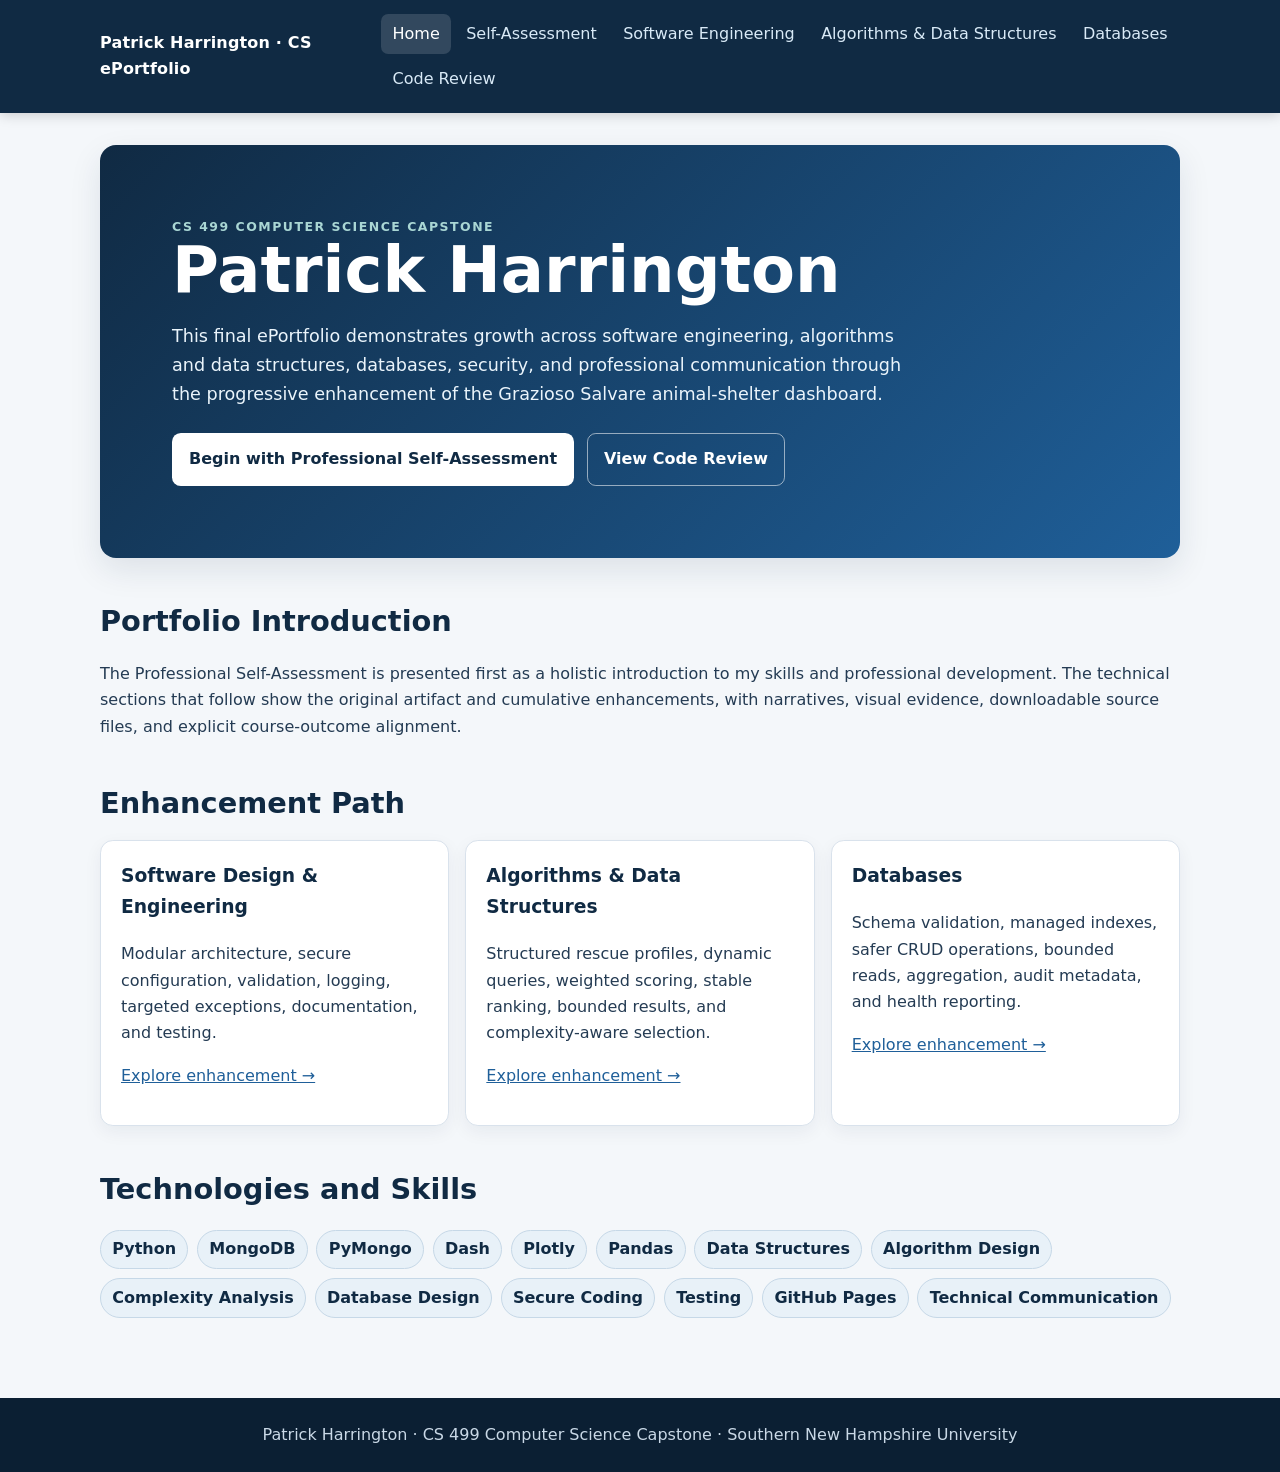
<file: index.html>
<!doctype html><html lang="en"><head><meta charset="utf-8"><meta name="viewport" content="width=device-width,initial-scale=1">
<meta name="description" content="Patrick Harrington's final CS 499 Computer Science Capstone ePortfolio."><title>Patrick Harrington | Computer Science ePortfolio</title><link rel="stylesheet" href="styles.css"></head><body>
<a class="skip-link" href="#main">Skip to main content</a><header class="site-header"><div class="nav-wrap"><a class="brand" href="index.html">Patrick Harrington · CS ePortfolio</a><nav>
<a href="index.html" aria-current="page">Home</a><a href="self-assessment.html">Self-Assessment</a><a href="software-engineering.html">Software Engineering</a><a href="algorithms-data-structures.html">Algorithms & Data Structures</a><a href="databases.html">Databases</a><a href="code-review.html">Code Review</a></nav></div></header>
<main id="main"><section class="hero"><div class="eyebrow">CS 499 Computer Science Capstone</div><h1>Patrick Harrington</h1>
<p>This final ePortfolio demonstrates growth across software engineering, algorithms and data structures, databases, security, and professional communication through the progressive enhancement of the Grazioso Salvare animal-shelter dashboard.</p>
<div class="actions"><a class="button" href="self-assessment.html">Begin with Professional Self-Assessment</a><a class="button secondary" href="code-review.html">View Code Review</a></div></section>
<section class="section"><h2>Portfolio Introduction</h2><p>The Professional Self-Assessment is presented first as a holistic introduction to my skills and professional development. The technical sections that follow show the original artifact and cumulative enhancements, with narratives, visual evidence, downloadable source files, and explicit course-outcome alignment.</p></section>
<section class="section"><h2>Enhancement Path</h2><div class="grid">
<article class="card"><h3>Software Design & Engineering</h3><p>Modular architecture, secure configuration, validation, logging, targeted exceptions, documentation, and testing.</p><p><a href="software-engineering.html">Explore enhancement →</a></p></article>
<article class="card"><h3>Algorithms & Data Structures</h3><p>Structured rescue profiles, dynamic queries, weighted scoring, stable ranking, bounded results, and complexity-aware selection.</p><p><a href="algorithms-data-structures.html">Explore enhancement →</a></p></article>
<article class="card"><h3>Databases</h3><p>Schema validation, managed indexes, safer CRUD operations, bounded reads, aggregation, audit metadata, and health reporting.</p><p><a href="databases.html">Explore enhancement →</a></p></article>
</div></section>
<section class="section"><h2>Technologies and Skills</h2><ul class="skill-list"><li>Python</li><li>MongoDB</li><li>PyMongo</li><li>Dash</li><li>Plotly</li><li>Pandas</li><li>Data Structures</li><li>Algorithm Design</li><li>Complexity Analysis</li><li>Database Design</li><li>Secure Coding</li><li>Testing</li><li>GitHub Pages</li><li>Technical Communication</li></ul></section></main>
<footer class="site-footer">Patrick Harrington · CS 499 Computer Science Capstone · Southern New Hampshire University</footer></body></html>
</file>
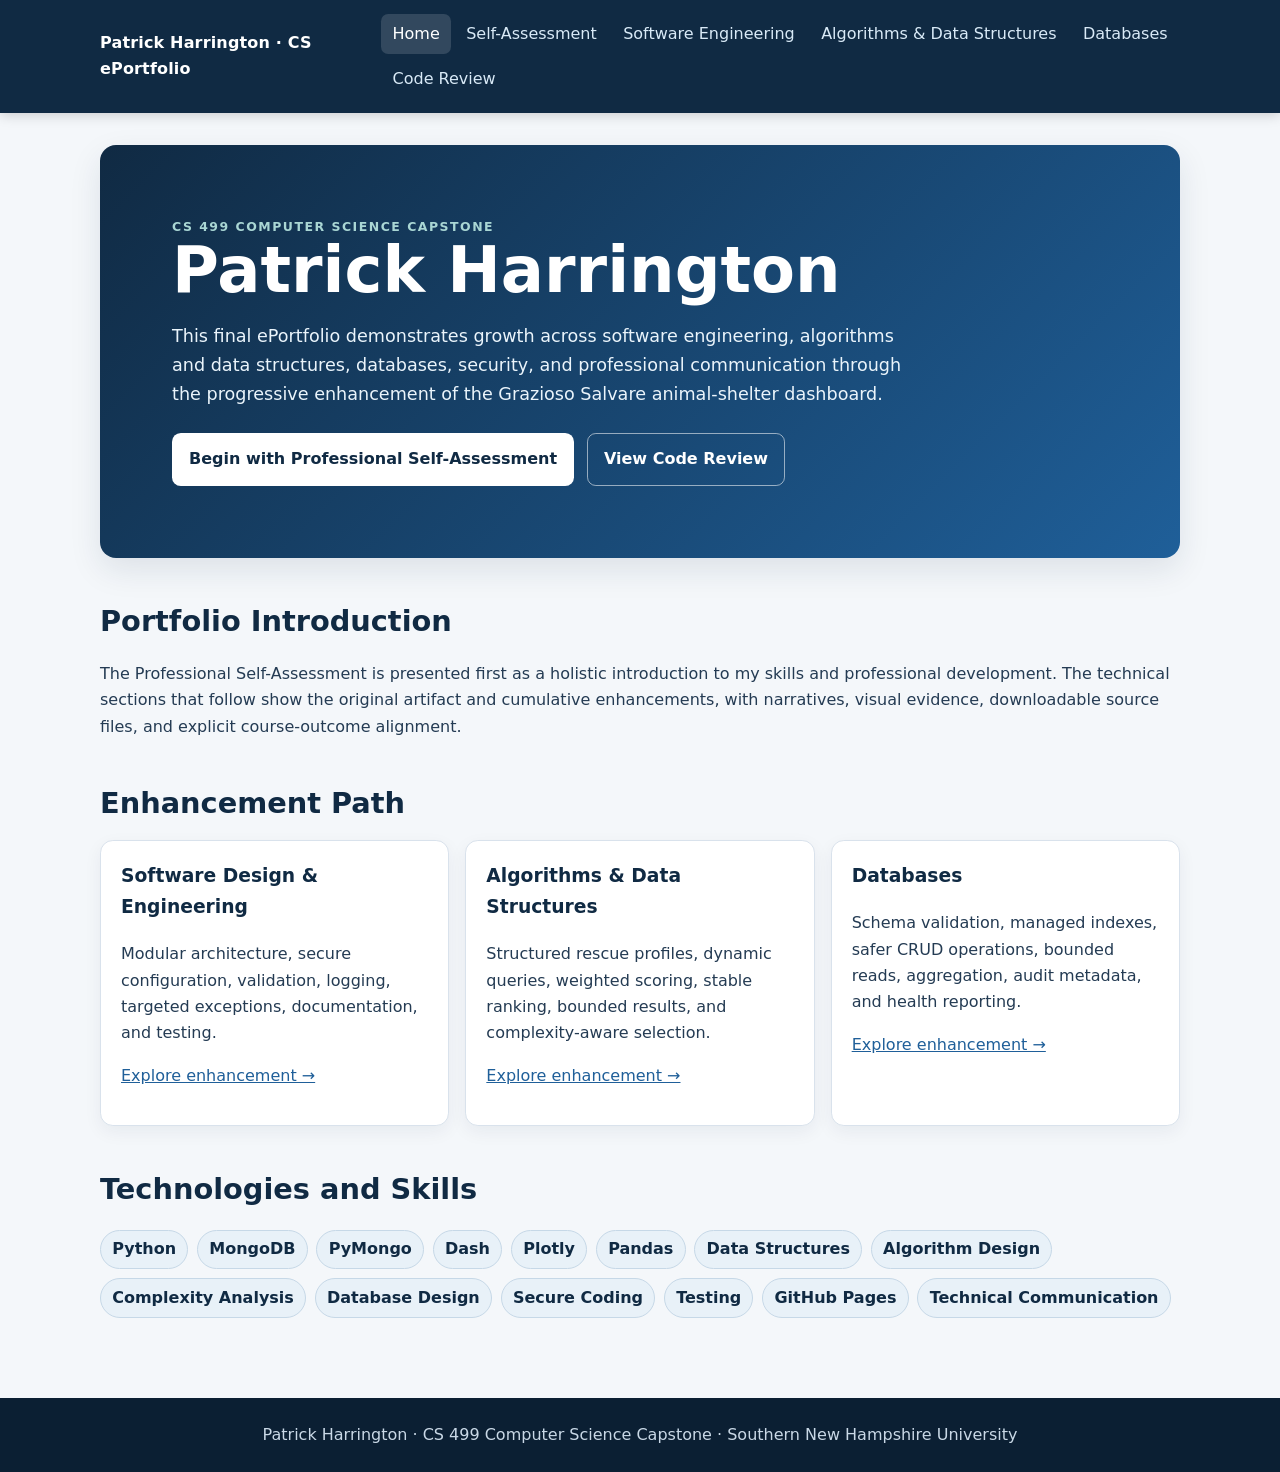
<file: CS499_Final_ePortfolio/index.html>
<!doctype html><html lang="en"><head><meta charset="utf-8"><meta name="viewport" content="width=device-width,initial-scale=1">
<meta name="description" content="Patrick Harrington's final CS 499 Computer Science Capstone ePortfolio."><title>Patrick Harrington | Computer Science ePortfolio</title><link rel="stylesheet" href="styles.css"></head><body>
<a class="skip-link" href="#main">Skip to main content</a><header class="site-header"><div class="nav-wrap"><a class="brand" href="index.html">Patrick Harrington · CS ePortfolio</a><nav>
<a href="index.html" aria-current="page">Home</a><a href="self-assessment.html">Self-Assessment</a><a href="software-engineering.html">Software Engineering</a><a href="algorithms-data-structures.html">Algorithms & Data Structures</a><a href="databases.html">Databases</a><a href="code-review.html">Code Review</a></nav></div></header>
<main id="main"><section class="hero"><div class="eyebrow">CS 499 Computer Science Capstone</div><h1>Patrick Harrington</h1>
<p>This final ePortfolio demonstrates growth across software engineering, algorithms and data structures, databases, security, and professional communication through the progressive enhancement of the Grazioso Salvare animal-shelter dashboard.</p>
<div class="actions"><a class="button" href="self-assessment.html">Begin with Professional Self-Assessment</a><a class="button secondary" href="code-review.html">View Code Review</a></div></section>
<section class="section"><h2>Portfolio Introduction</h2><p>The Professional Self-Assessment is presented first as a holistic introduction to my skills and professional development. The technical sections that follow show the original artifact and cumulative enhancements, with narratives, visual evidence, downloadable source files, and explicit course-outcome alignment.</p></section>
<section class="section"><h2>Enhancement Path</h2><div class="grid">
<article class="card"><h3>Software Design & Engineering</h3><p>Modular architecture, secure configuration, validation, logging, targeted exceptions, documentation, and testing.</p><p><a href="software-engineering.html">Explore enhancement →</a></p></article>
<article class="card"><h3>Algorithms & Data Structures</h3><p>Structured rescue profiles, dynamic queries, weighted scoring, stable ranking, bounded results, and complexity-aware selection.</p><p><a href="algorithms-data-structures.html">Explore enhancement →</a></p></article>
<article class="card"><h3>Databases</h3><p>Schema validation, managed indexes, safer CRUD operations, bounded reads, aggregation, audit metadata, and health reporting.</p><p><a href="databases.html">Explore enhancement →</a></p></article>
</div></section>
<section class="section"><h2>Technologies and Skills</h2><ul class="skill-list"><li>Python</li><li>MongoDB</li><li>PyMongo</li><li>Dash</li><li>Plotly</li><li>Pandas</li><li>Data Structures</li><li>Algorithm Design</li><li>Complexity Analysis</li><li>Database Design</li><li>Secure Coding</li><li>Testing</li><li>GitHub Pages</li><li>Technical Communication</li></ul></section></main>
<footer class="site-footer">Patrick Harrington · CS 499 Computer Science Capstone · Southern New Hampshire University</footer></body></html>
</file>
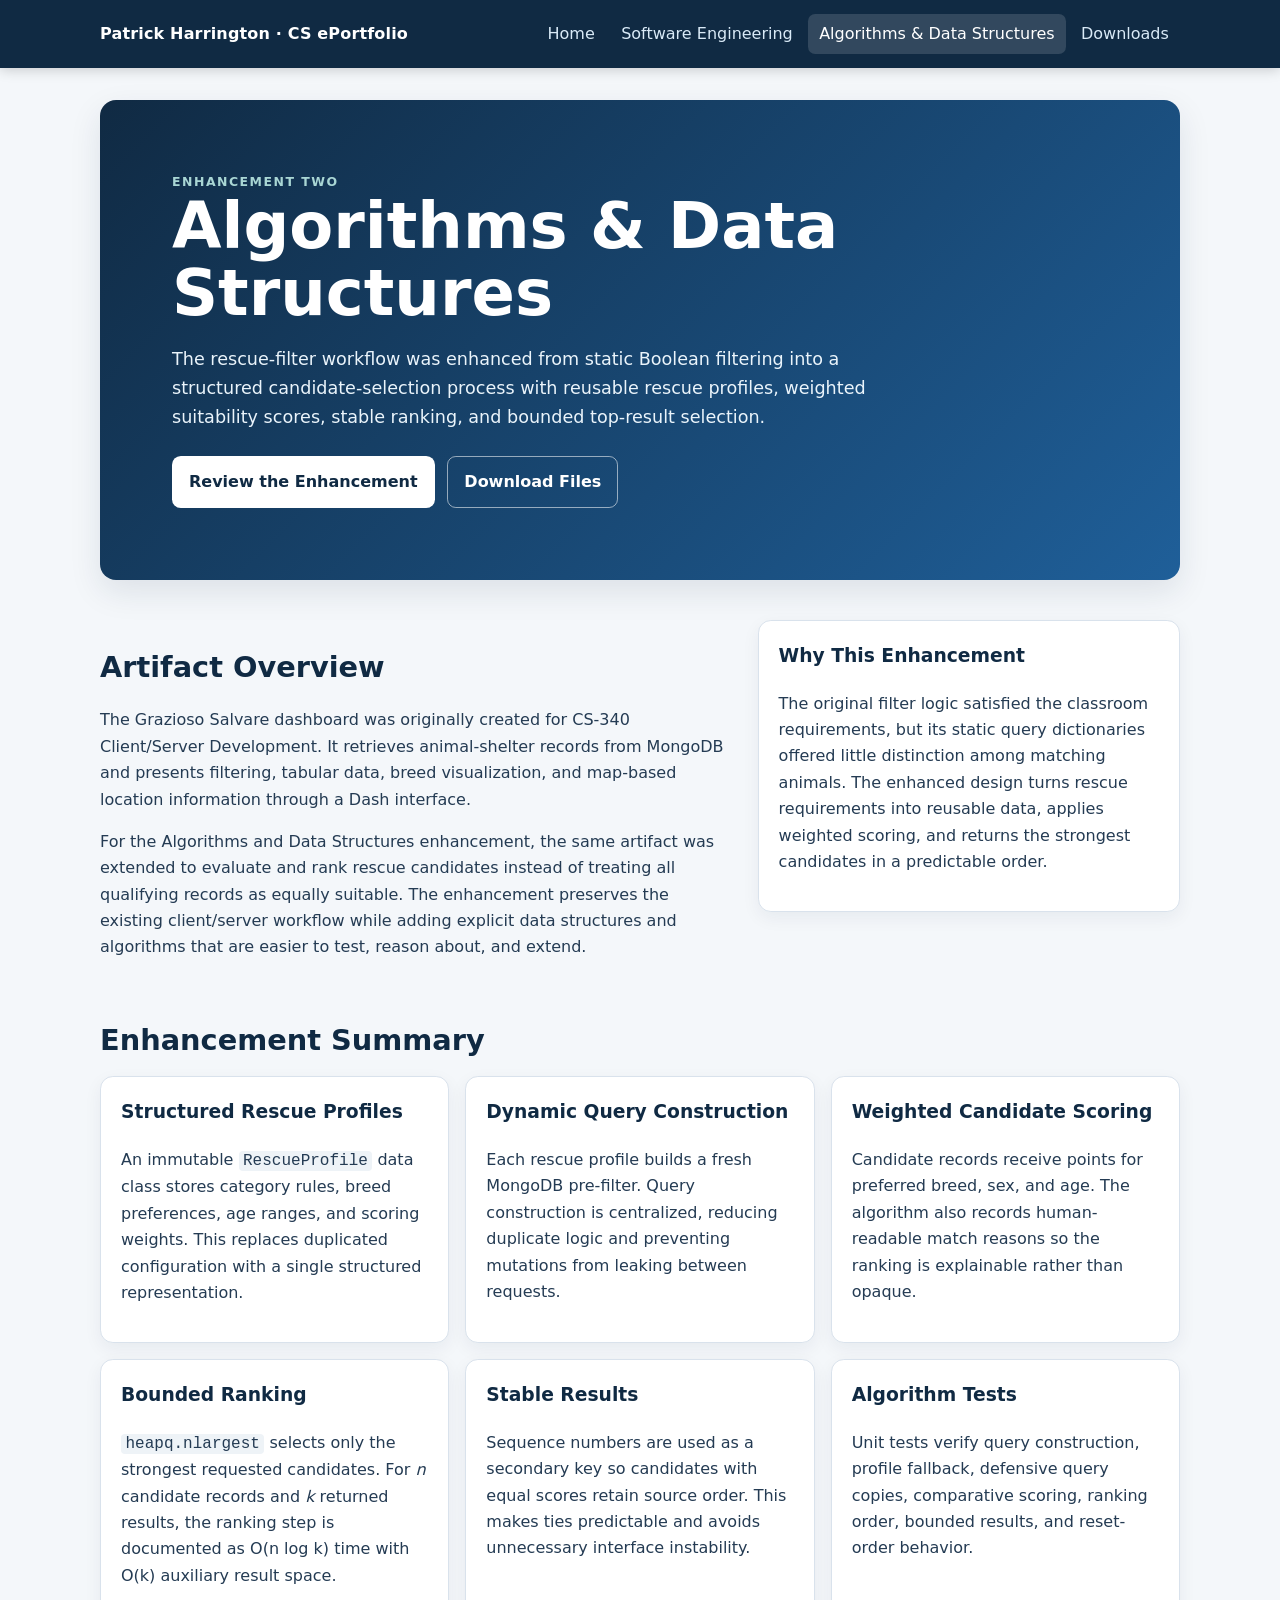
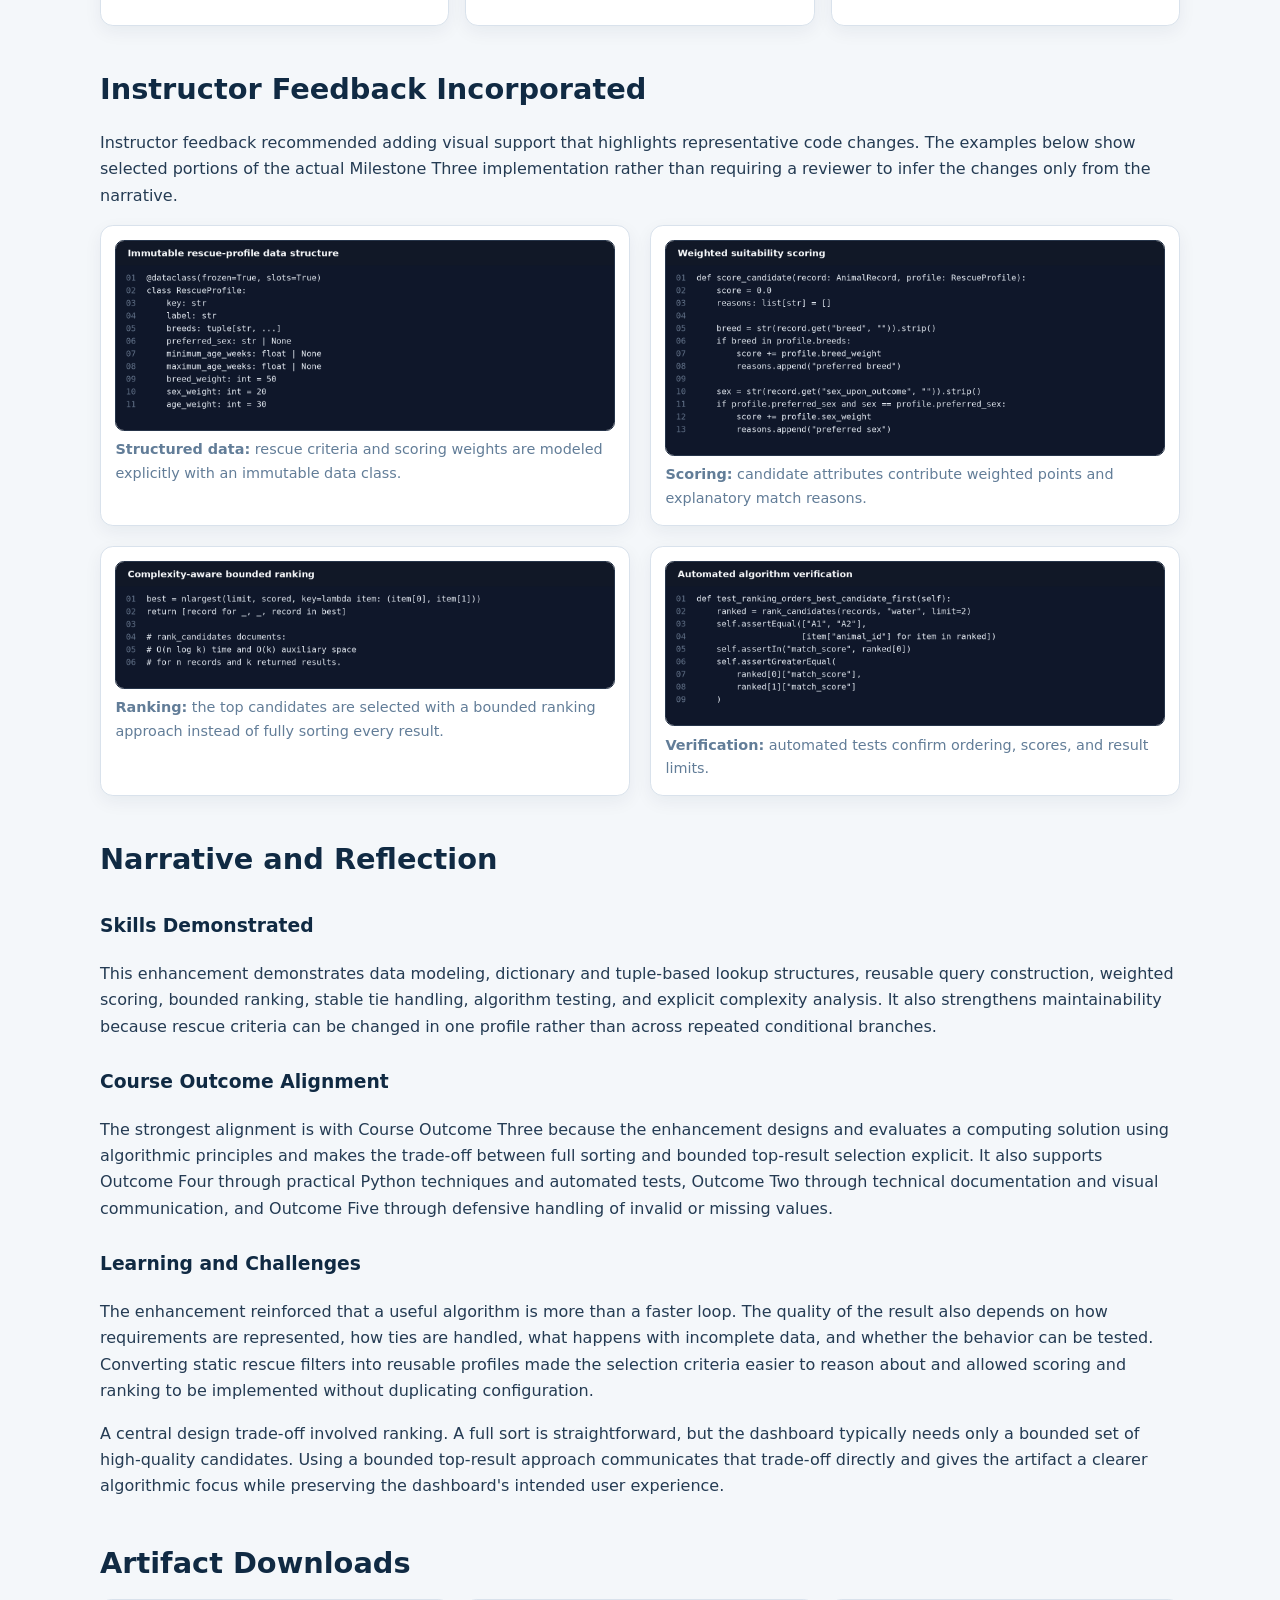
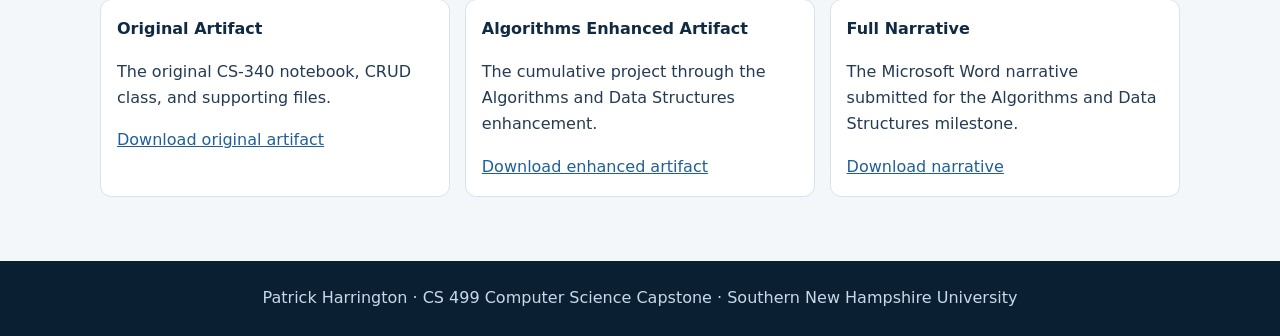
<file: algorithms-data-structures.html>
<!doctype html>
<html lang="en">
<head>
  <meta charset="utf-8">
  <meta name="viewport" content="width=device-width, initial-scale=1">
  <meta name="description" content="Algorithms and Data Structures enhancement for Patrick Harrington's CS 499 ePortfolio.">
  <title>Algorithms & Data Structures | Patrick Harrington</title>
  <link rel="stylesheet" href="styles.css">
</head>
<body>
<a class="skip-link" href="#main">Skip to main content</a>
<header class="site-header">
  <div class="nav-wrap">
    <a class="brand" href="index.html">Patrick Harrington · CS ePortfolio</a>
    <nav aria-label="Primary navigation">
      <a href="index.html">Home</a>
      <a href="software-engineering.html">Software Engineering</a>
      <a href="algorithms-data-structures.html" aria-current="page">Algorithms & Data Structures</a>
      <a href="#downloads">Downloads</a>
    </nav>
  </div>
</header>

<main id="main">
  <section class="hero">
    <div class="eyebrow">Enhancement Two</div>
    <h1>Algorithms & Data Structures</h1>
    <p>The rescue-filter workflow was enhanced from static Boolean filtering into a structured candidate-selection process with reusable rescue profiles, weighted suitability scores, stable ranking, and bounded top-result selection.</p>
    <div class="actions">
      <a class="button" href="#enhancement">Review the Enhancement</a>
      <a class="button secondary" href="#downloads">Download Files</a>
    </div>
  </section>

  <section class="section two-col">
    <div>
      <h2>Artifact Overview</h2>
      <p>The Grazioso Salvare dashboard was originally created for CS-340 Client/Server Development. It retrieves animal-shelter records from MongoDB and presents filtering, tabular data, breed visualization, and map-based location information through a Dash interface.</p>
      <p>For the Algorithms and Data Structures enhancement, the same artifact was extended to evaluate and rank rescue candidates instead of treating all qualifying records as equally suitable. The enhancement preserves the existing client/server workflow while adding explicit data structures and algorithms that are easier to test, reason about, and extend.</p>
    </div>
    <aside class="card">
      <h3>Why This Enhancement</h3>
      <p>The original filter logic satisfied the classroom requirements, but its static query dictionaries offered little distinction among matching animals. The enhanced design turns rescue requirements into reusable data, applies weighted scoring, and returns the strongest candidates in a predictable order.</p>
    </aside>
  </section>

  <section id="enhancement" class="section">
    <h2>Enhancement Summary</h2>
    <div class="grid">
      <article class="card"><h3>Structured Rescue Profiles</h3><p>An immutable <code>RescueProfile</code> data class stores category rules, breed preferences, age ranges, and scoring weights. This replaces duplicated configuration with a single structured representation.</p></article>
      <article class="card"><h3>Dynamic Query Construction</h3><p>Each rescue profile builds a fresh MongoDB pre-filter. Query construction is centralized, reducing duplicate logic and preventing mutations from leaking between requests.</p></article>
      <article class="card"><h3>Weighted Candidate Scoring</h3><p>Candidate records receive points for preferred breed, sex, and age. The algorithm also records human-readable match reasons so the ranking is explainable rather than opaque.</p></article>
      <article class="card"><h3>Bounded Ranking</h3><p><code>heapq.nlargest</code> selects only the strongest requested candidates. For <em>n</em> candidate records and <em>k</em> returned results, the ranking step is documented as O(n log k) time with O(k) auxiliary result space.</p></article>
      <article class="card"><h3>Stable Results</h3><p>Sequence numbers are used as a secondary key so candidates with equal scores retain source order. This makes ties predictable and avoids unnecessary interface instability.</p></article>
      <article class="card"><h3>Algorithm Tests</h3><p>Unit tests verify query construction, profile fallback, defensive query copies, comparative scoring, ranking order, bounded results, and reset-order behavior.</p></article>
    </div>
  </section>

  <section class="section">
    <h2>Instructor Feedback Incorporated</h2>
    <p>Instructor feedback recommended adding visual support that highlights representative code changes. The examples below show selected portions of the actual Milestone Three implementation rather than requiring a reviewer to infer the changes only from the narrative.</p>
    <div class="code-gallery">
      <figure><img src="assets/images/rescue-profile.png" alt="Code screenshot showing the immutable RescueProfile data class."><figcaption><strong>Structured data:</strong> rescue criteria and scoring weights are modeled explicitly with an immutable data class.</figcaption></figure>
      <figure><img src="assets/images/candidate-scoring.png" alt="Code screenshot showing weighted candidate scoring for breed and sex criteria."><figcaption><strong>Scoring:</strong> candidate attributes contribute weighted points and explanatory match reasons.</figcaption></figure>
      <figure><img src="assets/images/bounded-ranking.png" alt="Code screenshot showing bounded top-candidate ranking with heapq.nlargest."><figcaption><strong>Ranking:</strong> the top candidates are selected with a bounded ranking approach instead of fully sorting every result.</figcaption></figure>
      <figure><img src="assets/images/algorithm-tests.png" alt="Code screenshot showing a unit test that verifies the strongest candidate ranks first."><figcaption><strong>Verification:</strong> automated tests confirm ordering, scores, and result limits.</figcaption></figure>
    </div>
  </section>

  <section class="section narrative">
    <h2>Narrative and Reflection</h2>
    <h3>Skills Demonstrated</h3>
    <p>This enhancement demonstrates data modeling, dictionary and tuple-based lookup structures, reusable query construction, weighted scoring, bounded ranking, stable tie handling, algorithm testing, and explicit complexity analysis. It also strengthens maintainability because rescue criteria can be changed in one profile rather than across repeated conditional branches.</p>

    <h3>Course Outcome Alignment</h3>
    <p>The strongest alignment is with Course Outcome Three because the enhancement designs and evaluates a computing solution using algorithmic principles and makes the trade-off between full sorting and bounded top-result selection explicit. It also supports Outcome Four through practical Python techniques and automated tests, Outcome Two through technical documentation and visual communication, and Outcome Five through defensive handling of invalid or missing values.</p>

    <h3>Learning and Challenges</h3>
    <p>The enhancement reinforced that a useful algorithm is more than a faster loop. The quality of the result also depends on how requirements are represented, how ties are handled, what happens with incomplete data, and whether the behavior can be tested. Converting static rescue filters into reusable profiles made the selection criteria easier to reason about and allowed scoring and ranking to be implemented without duplicating configuration.</p>
    <p>A central design trade-off involved ranking. A full sort is straightforward, but the dashboard typically needs only a bounded set of high-quality candidates. Using a bounded top-result approach communicates that trade-off directly and gives the artifact a clearer algorithmic focus while preserving the dashboard's intended user experience.</p>
  </section>

  <section id="downloads" class="section">
    <h2>Artifact Downloads</h2>
    <div class="downloads">
      <div class="download"><strong>Original Artifact</strong><p>The original CS-340 notebook, CRUD class, and supporting files.</p><a href="downloads/Grazioso_Salvare_Original_Artifact.zip">Download original artifact</a></div>
      <div class="download"><strong>Algorithms Enhanced Artifact</strong><p>The cumulative project through the Algorithms and Data Structures enhancement.</p><a href="downloads/Grazioso_Salvare_Algorithms_Data_Structures_Enhanced.zip">Download enhanced artifact</a></div>
      <div class="download"><strong>Full Narrative</strong><p>The Microsoft Word narrative submitted for the Algorithms and Data Structures milestone.</p><a href="downloads/Algorithms_Data_Structures_Narrative_Patrick_Harrington.docx">Download narrative</a></div>
    </div>
  </section>
</main>

<footer class="site-footer">Patrick Harrington · CS 499 Computer Science Capstone · Southern New Hampshire University</footer>
</body>
</html>
</file>
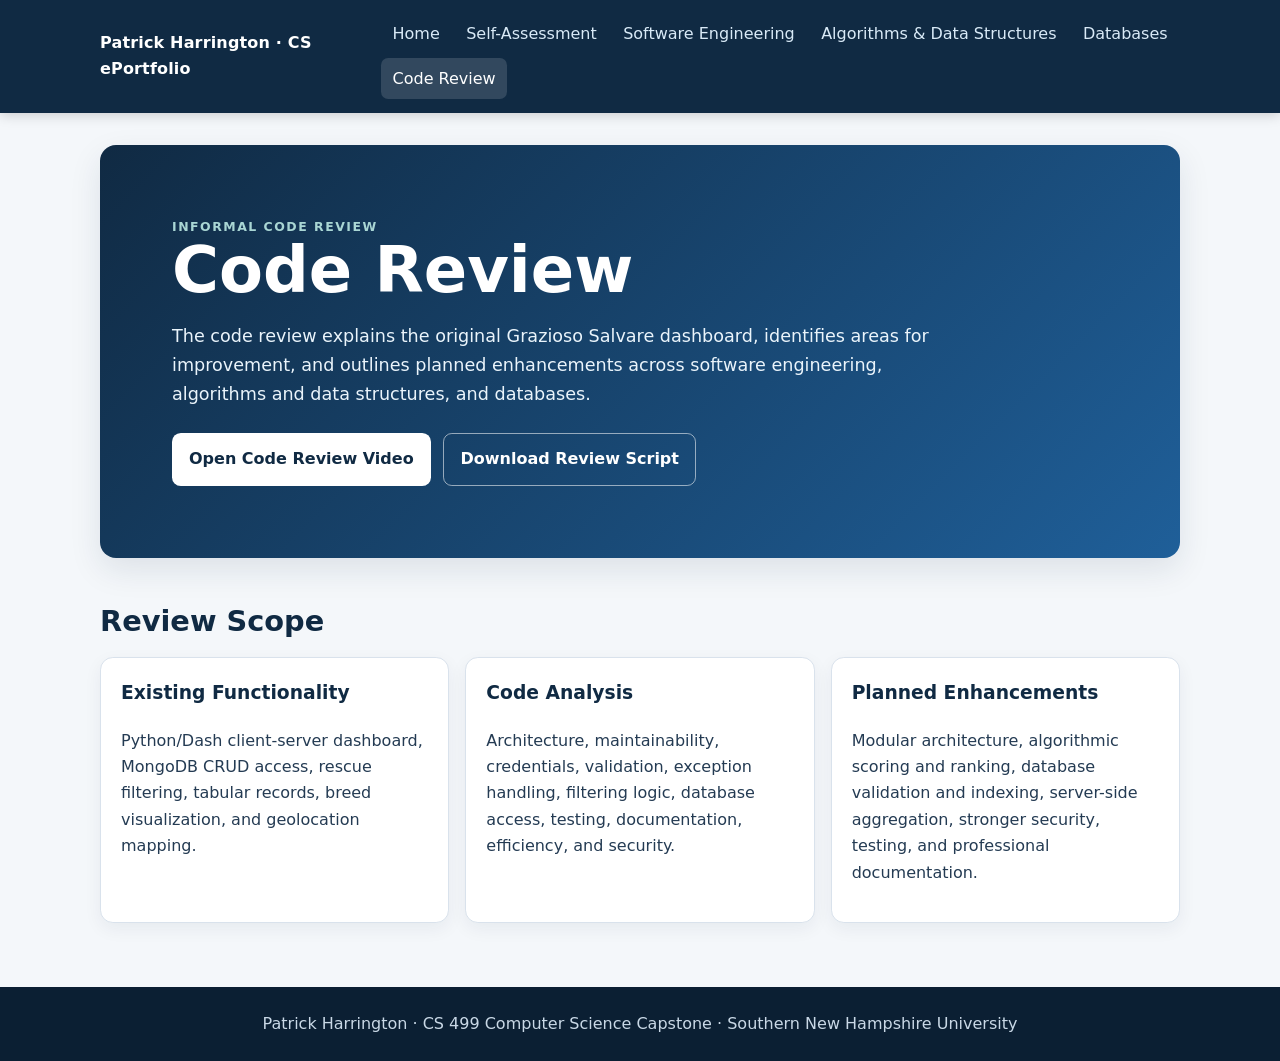
<file: code-review.html>
<!doctype html><html lang="en"><head><meta charset="utf-8"><meta name="viewport" content="width=device-width,initial-scale=1">
<title>Code Review | Patrick Harrington</title><link rel="stylesheet" href="styles.css"></head><body>
<a class="skip-link" href="#main">Skip to main content</a><header class="site-header"><div class="nav-wrap">
<a class="brand" href="index.html">Patrick Harrington · CS ePortfolio</a><nav><a href="index.html">Home</a><a href="self-assessment.html">Self-Assessment</a><a href="software-engineering.html">Software Engineering</a><a href="algorithms-data-structures.html">Algorithms & Data Structures</a><a href="databases.html">Databases</a><a href="code-review.html" aria-current="page">Code Review</a></nav></div></header>
<main id="main"><section class="hero"><div class="eyebrow">Informal Code Review</div><h1>Code Review</h1>
<p>The code review explains the original Grazioso Salvare dashboard, identifies areas for improvement, and outlines planned enhancements across software engineering, algorithms and data structures, and databases.</p>
<div class="actions"><a class="button" href="https://youtu.be/4KTvf8a_UpI" target="_blank" rel="noopener">Open Code Review Video</a><a class="button secondary" href="downloads/Code_Review_Script_Patrick_Harrington.docx">Download Review Script</a></div></section>
<section class="section"><h2>Review Scope</h2><div class="grid">
<article class="card"><h3>Existing Functionality</h3><p>Python/Dash client-server dashboard, MongoDB CRUD access, rescue filtering, tabular records, breed visualization, and geolocation mapping.</p></article>
<article class="card"><h3>Code Analysis</h3><p>Architecture, maintainability, credentials, validation, exception handling, filtering logic, database access, testing, documentation, efficiency, and security.</p></article>
<article class="card"><h3>Planned Enhancements</h3><p>Modular architecture, algorithmic scoring and ranking, database validation and indexing, server-side aggregation, stronger security, testing, and professional documentation.</p></article>
</div></section></main><footer class="site-footer">Patrick Harrington · CS 499 Computer Science Capstone · Southern New Hampshire University</footer></body></html>
</file>
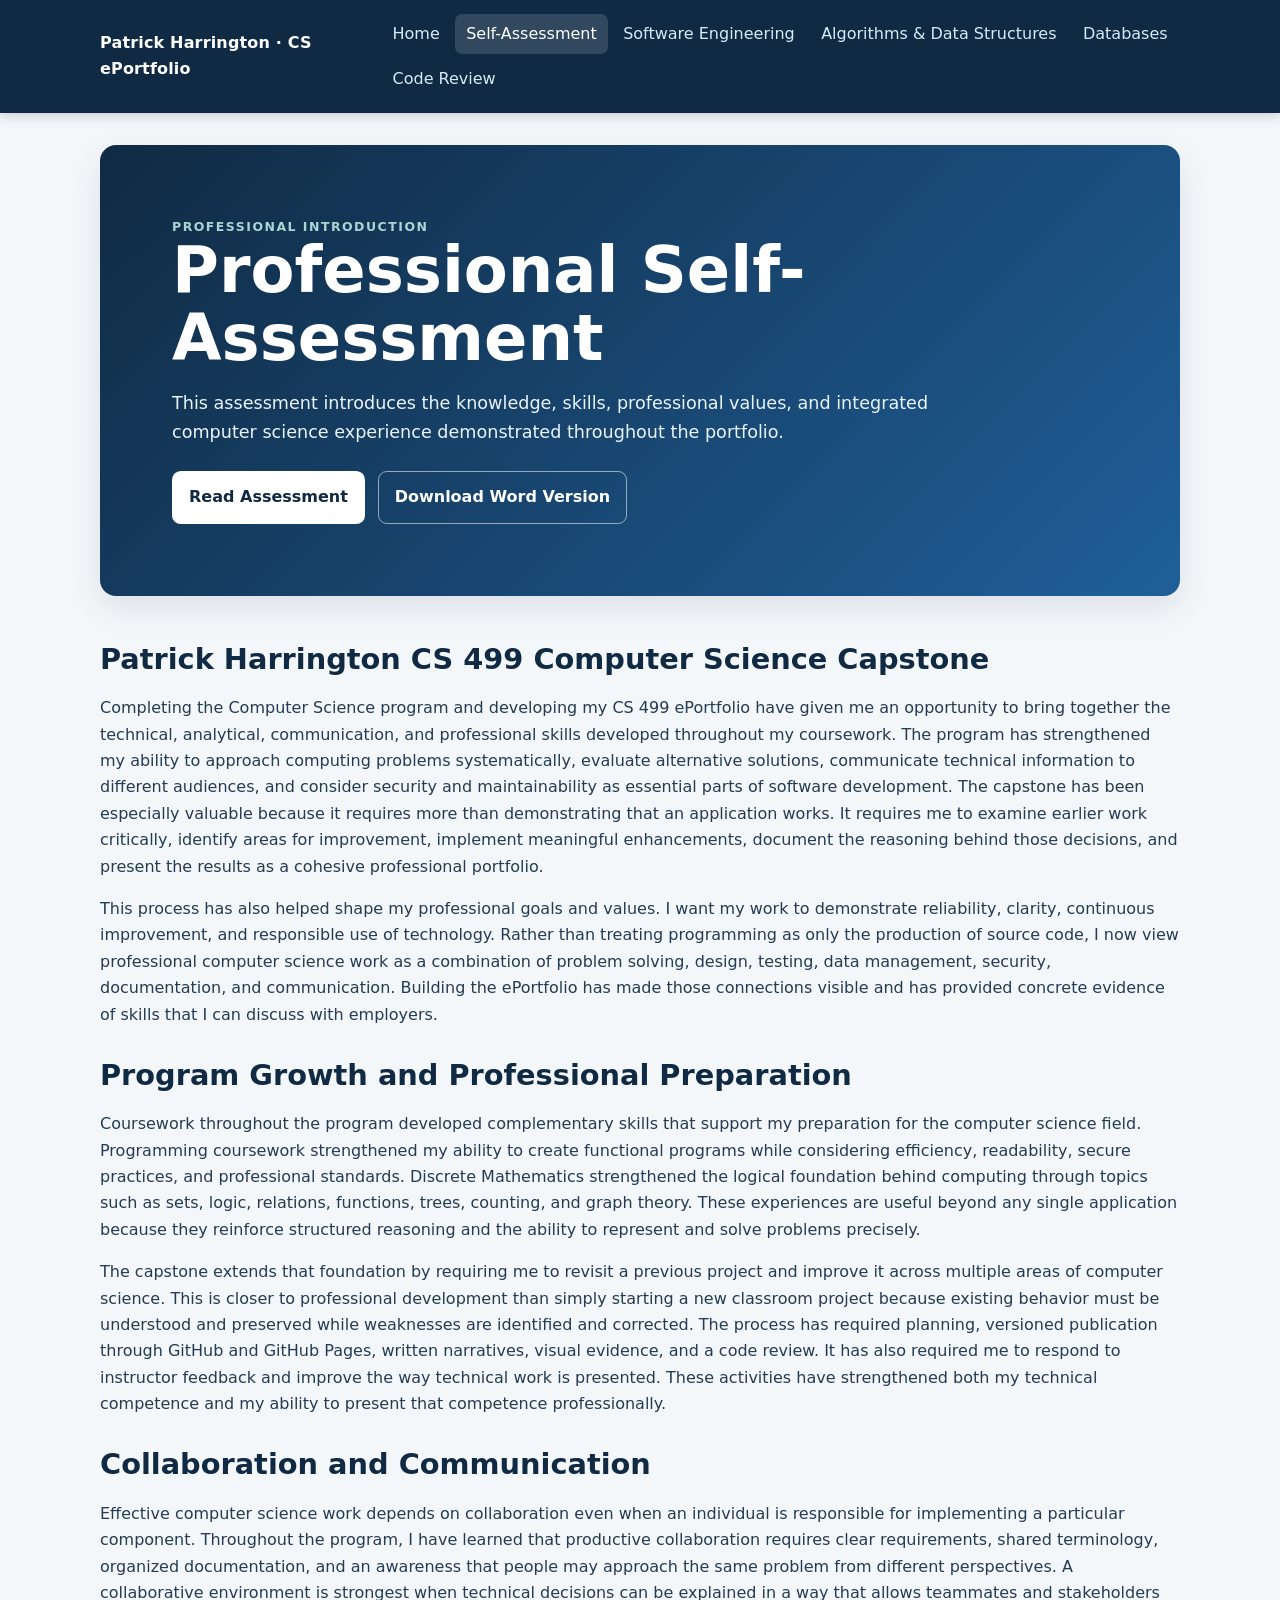
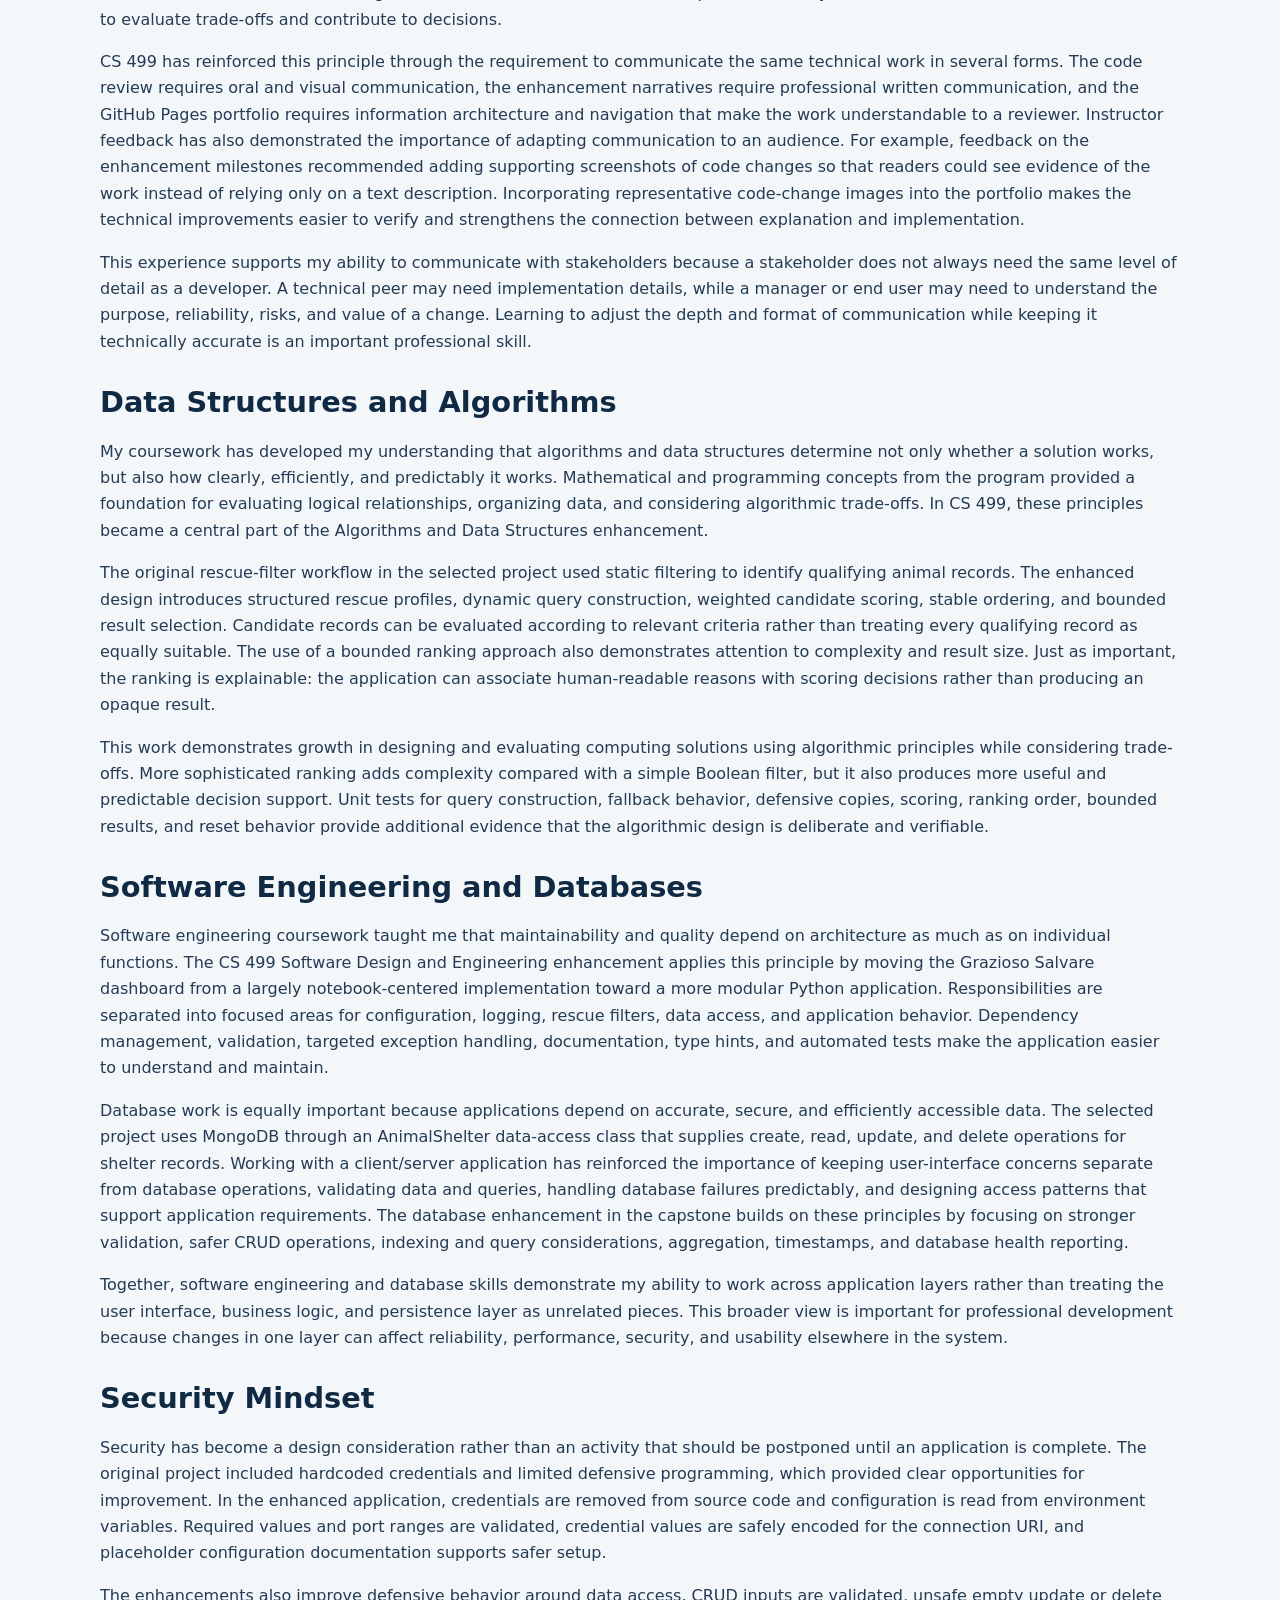
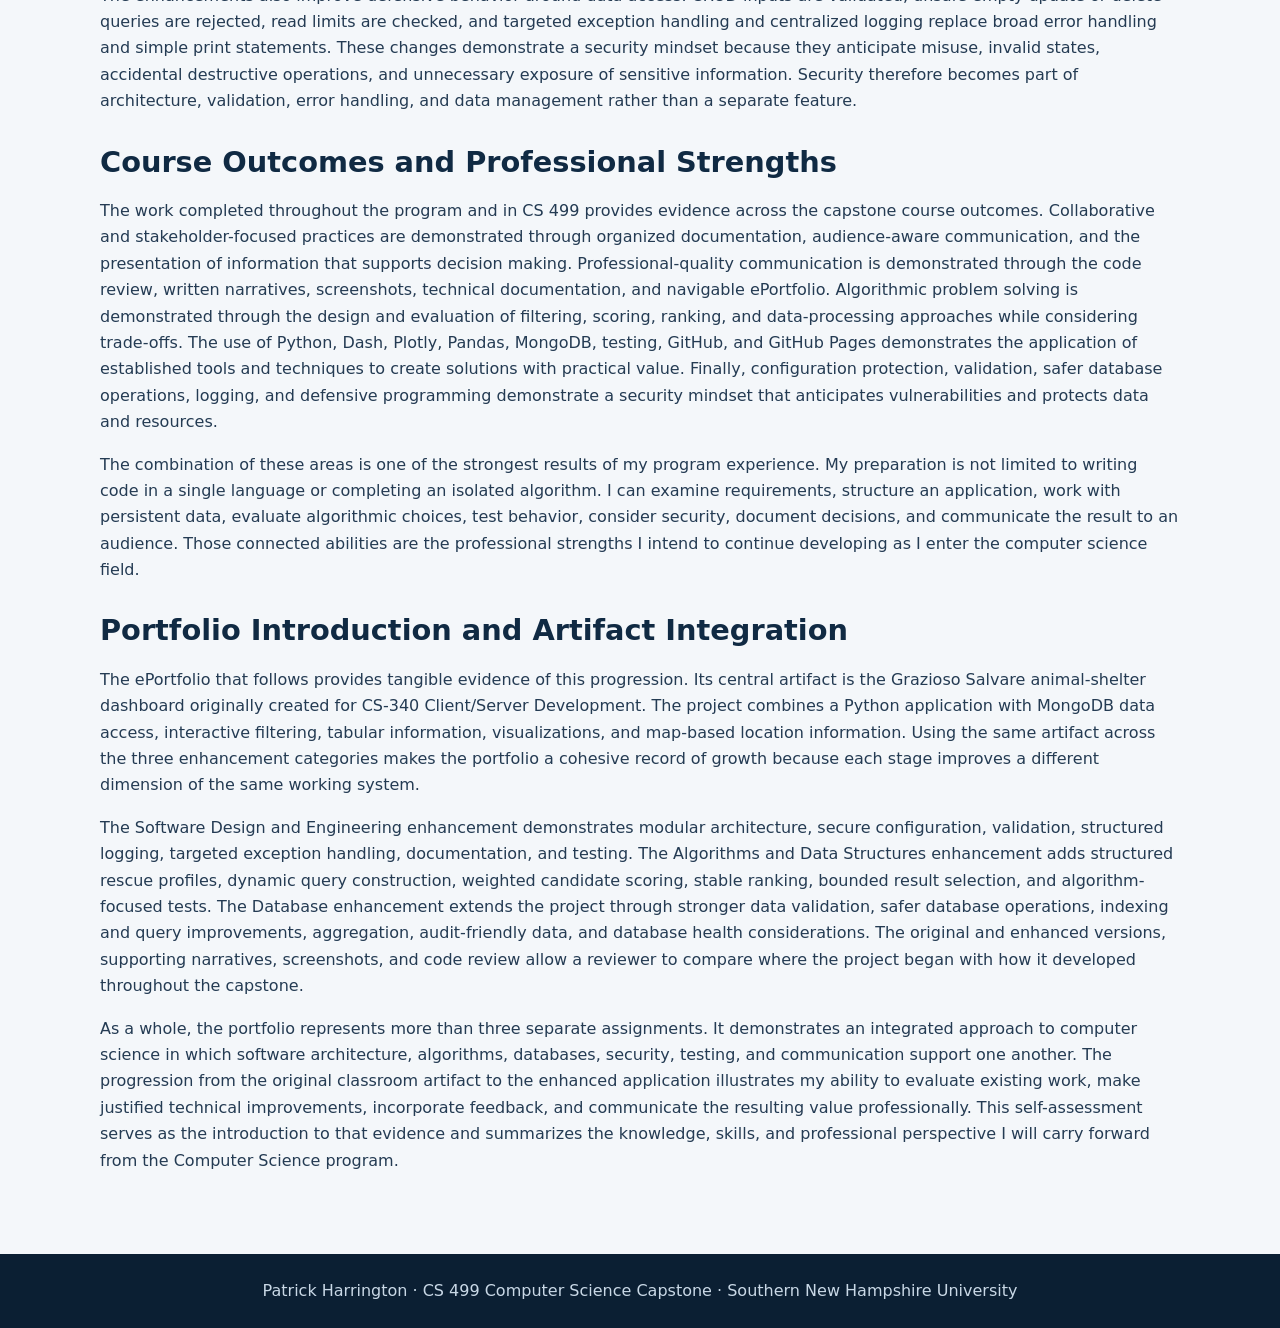
<file: self-assessment.html>
<!doctype html><html lang="en"><head>
<meta charset="utf-8"><meta name="viewport" content="width=device-width,initial-scale=1">
<meta name="description" content="Professional self-assessment for Patrick Harrington's CS 499 ePortfolio.">
<title>Professional Self-Assessment | Patrick Harrington</title><link rel="stylesheet" href="styles.css"></head><body>
<a class="skip-link" href="#main">Skip to main content</a>
<header class="site-header"><div class="nav-wrap"><a class="brand" href="index.html">Patrick Harrington · CS ePortfolio</a><nav>
<a href="index.html">Home</a><a href="self-assessment.html" aria-current="page">Self-Assessment</a><a href="software-engineering.html">Software Engineering</a><a href="algorithms-data-structures.html">Algorithms & Data Structures</a><a href="databases.html">Databases</a><a href="code-review.html">Code Review</a></nav></div></header>
<main id="main"><section class="hero"><div class="eyebrow">Professional Introduction</div><h1>Professional Self-Assessment</h1>
<p>This assessment introduces the knowledge, skills, professional values, and integrated computer science experience demonstrated throughout the portfolio.</p>
<div class="actions"><a class="button" href="#assessment">Read Assessment</a><a class="button secondary" href="downloads/Professional_Self_Assessment_Patrick_Harrington.docx">Download Word Version</a></div></section>
<section id="assessment" class="section narrative"><h2>Patrick Harrington
CS 499 Computer Science Capstone</h2><p>Completing the Computer Science program and developing my CS 499 ePortfolio have given me an opportunity to bring together the technical, analytical, communication, and professional skills developed throughout my coursework. The program has strengthened my ability to approach computing problems systematically, evaluate alternative solutions, communicate technical information to different audiences, and consider security and maintainability as essential parts of software development. The capstone has been especially valuable because it requires more than demonstrating that an application works. It requires me to examine earlier work critically, identify areas for improvement, implement meaningful enhancements, document the reasoning behind those decisions, and present the results as a cohesive professional portfolio.</p><p>This process has also helped shape my professional goals and values. I want my work to demonstrate reliability, clarity, continuous improvement, and responsible use of technology. Rather than treating programming as only the production of source code, I now view professional computer science work as a combination of problem solving, design, testing, data management, security, documentation, and communication. Building the ePortfolio has made those connections visible and has provided concrete evidence of skills that I can discuss with employers.</p><h2>Program Growth and Professional Preparation</h2><p>Coursework throughout the program developed complementary skills that support my preparation for the computer science field. Programming coursework strengthened my ability to create functional programs while considering efficiency, readability, secure practices, and professional standards. Discrete Mathematics strengthened the logical foundation behind computing through topics such as sets, logic, relations, functions, trees, counting, and graph theory. These experiences are useful beyond any single application because they reinforce structured reasoning and the ability to represent and solve problems precisely.</p><p>The capstone extends that foundation by requiring me to revisit a previous project and improve it across multiple areas of computer science. This is closer to professional development than simply starting a new classroom project because existing behavior must be understood and preserved while weaknesses are identified and corrected. The process has required planning, versioned publication through GitHub and GitHub Pages, written narratives, visual evidence, and a code review. It has also required me to respond to instructor feedback and improve the way technical work is presented. These activities have strengthened both my technical competence and my ability to present that competence professionally.</p><h2>Collaboration and Communication</h2><p>Effective computer science work depends on collaboration even when an individual is responsible for implementing a particular component. Throughout the program, I have learned that productive collaboration requires clear requirements, shared terminology, organized documentation, and an awareness that people may approach the same problem from different perspectives. A collaborative environment is strongest when technical decisions can be explained in a way that allows teammates and stakeholders to evaluate trade-offs and contribute to decisions.</p><p>CS 499 has reinforced this principle through the requirement to communicate the same technical work in several forms. The code review requires oral and visual communication, the enhancement narratives require professional written communication, and the GitHub Pages portfolio requires information architecture and navigation that make the work understandable to a reviewer. Instructor feedback has also demonstrated the importance of adapting communication to an audience. For example, feedback on the enhancement milestones recommended adding supporting screenshots of code changes so that readers could see evidence of the work instead of relying only on a text description. Incorporating representative code-change images into the portfolio makes the technical improvements easier to verify and strengthens the connection between explanation and implementation.</p><p>This experience supports my ability to communicate with stakeholders because a stakeholder does not always need the same level of detail as a developer. A technical peer may need implementation details, while a manager or end user may need to understand the purpose, reliability, risks, and value of a change. Learning to adjust the depth and format of communication while keeping it technically accurate is an important professional skill.</p><h2>Data Structures and Algorithms</h2><p>My coursework has developed my understanding that algorithms and data structures determine not only whether a solution works, but also how clearly, efficiently, and predictably it works. Mathematical and programming concepts from the program provided a foundation for evaluating logical relationships, organizing data, and considering algorithmic trade-offs. In CS 499, these principles became a central part of the Algorithms and Data Structures enhancement.</p><p>The original rescue-filter workflow in the selected project used static filtering to identify qualifying animal records. The enhanced design introduces structured rescue profiles, dynamic query construction, weighted candidate scoring, stable ordering, and bounded result selection. Candidate records can be evaluated according to relevant criteria rather than treating every qualifying record as equally suitable. The use of a bounded ranking approach also demonstrates attention to complexity and result size. Just as important, the ranking is explainable: the application can associate human-readable reasons with scoring decisions rather than producing an opaque result.</p><p>This work demonstrates growth in designing and evaluating computing solutions using algorithmic principles while considering trade-offs. More sophisticated ranking adds complexity compared with a simple Boolean filter, but it also produces more useful and predictable decision support. Unit tests for query construction, fallback behavior, defensive copies, scoring, ranking order, bounded results, and reset behavior provide additional evidence that the algorithmic design is deliberate and verifiable.</p><h2>Software Engineering and Databases</h2><p>Software engineering coursework taught me that maintainability and quality depend on architecture as much as on individual functions. The CS 499 Software Design and Engineering enhancement applies this principle by moving the Grazioso Salvare dashboard from a largely notebook-centered implementation toward a more modular Python application. Responsibilities are separated into focused areas for configuration, logging, rescue filters, data access, and application behavior. Dependency management, validation, targeted exception handling, documentation, type hints, and automated tests make the application easier to understand and maintain.</p><p>Database work is equally important because applications depend on accurate, secure, and efficiently accessible data. The selected project uses MongoDB through an AnimalShelter data-access class that supplies create, read, update, and delete operations for shelter records. Working with a client/server application has reinforced the importance of keeping user-interface concerns separate from database operations, validating data and queries, handling database failures predictably, and designing access patterns that support application requirements. The database enhancement in the capstone builds on these principles by focusing on stronger validation, safer CRUD operations, indexing and query considerations, aggregation, timestamps, and database health reporting.</p><p>Together, software engineering and database skills demonstrate my ability to work across application layers rather than treating the user interface, business logic, and persistence layer as unrelated pieces. This broader view is important for professional development because changes in one layer can affect reliability, performance, security, and usability elsewhere in the system.</p><h2>Security Mindset</h2><p>Security has become a design consideration rather than an activity that should be postponed until an application is complete. The original project included hardcoded credentials and limited defensive programming, which provided clear opportunities for improvement. In the enhanced application, credentials are removed from source code and configuration is read from environment variables. Required values and port ranges are validated, credential values are safely encoded for the connection URI, and placeholder configuration documentation supports safer setup.</p><p>The enhancements also improve defensive behavior around data access. CRUD inputs are validated, unsafe empty update or delete queries are rejected, read limits are checked, and targeted exception handling and centralized logging replace broad error handling and simple print statements. These changes demonstrate a security mindset because they anticipate misuse, invalid states, accidental destructive operations, and unnecessary exposure of sensitive information. Security therefore becomes part of architecture, validation, error handling, and data management rather than a separate feature.</p><h2>Course Outcomes and Professional Strengths</h2><p>The work completed throughout the program and in CS 499 provides evidence across the capstone course outcomes. Collaborative and stakeholder-focused practices are demonstrated through organized documentation, audience-aware communication, and the presentation of information that supports decision making. Professional-quality communication is demonstrated through the code review, written narratives, screenshots, technical documentation, and navigable ePortfolio. Algorithmic problem solving is demonstrated through the design and evaluation of filtering, scoring, ranking, and data-processing approaches while considering trade-offs. The use of Python, Dash, Plotly, Pandas, MongoDB, testing, GitHub, and GitHub Pages demonstrates the application of established tools and techniques to create solutions with practical value. Finally, configuration protection, validation, safer database operations, logging, and defensive programming demonstrate a security mindset that anticipates vulnerabilities and protects data and resources.</p><p>The combination of these areas is one of the strongest results of my program experience. My preparation is not limited to writing code in a single language or completing an isolated algorithm. I can examine requirements, structure an application, work with persistent data, evaluate algorithmic choices, test behavior, consider security, document decisions, and communicate the result to an audience. Those connected abilities are the professional strengths I intend to continue developing as I enter the computer science field.</p><h2>Portfolio Introduction and Artifact Integration</h2><p>The ePortfolio that follows provides tangible evidence of this progression. Its central artifact is the Grazioso Salvare animal-shelter dashboard originally created for CS-340 Client/Server Development. The project combines a Python application with MongoDB data access, interactive filtering, tabular information, visualizations, and map-based location information. Using the same artifact across the three enhancement categories makes the portfolio a cohesive record of growth because each stage improves a different dimension of the same working system.</p><p>The Software Design and Engineering enhancement demonstrates modular architecture, secure configuration, validation, structured logging, targeted exception handling, documentation, and testing. The Algorithms and Data Structures enhancement adds structured rescue profiles, dynamic query construction, weighted candidate scoring, stable ranking, bounded result selection, and algorithm-focused tests. The Database enhancement extends the project through stronger data validation, safer database operations, indexing and query improvements, aggregation, audit-friendly data, and database health considerations. The original and enhanced versions, supporting narratives, screenshots, and code review allow a reviewer to compare where the project began with how it developed throughout the capstone.</p><p>As a whole, the portfolio represents more than three separate assignments. It demonstrates an integrated approach to computer science in which software architecture, algorithms, databases, security, testing, and communication support one another. The progression from the original classroom artifact to the enhanced application illustrates my ability to evaluate existing work, make justified technical improvements, incorporate feedback, and communicate the resulting value professionally. This self-assessment serves as the introduction to that evidence and summarizes the knowledge, skills, and professional perspective I will carry forward from the Computer Science program.</p></section></main>
<footer class="site-footer">Patrick Harrington · CS 499 Computer Science Capstone · Southern New Hampshire University</footer></body></html>
</file>
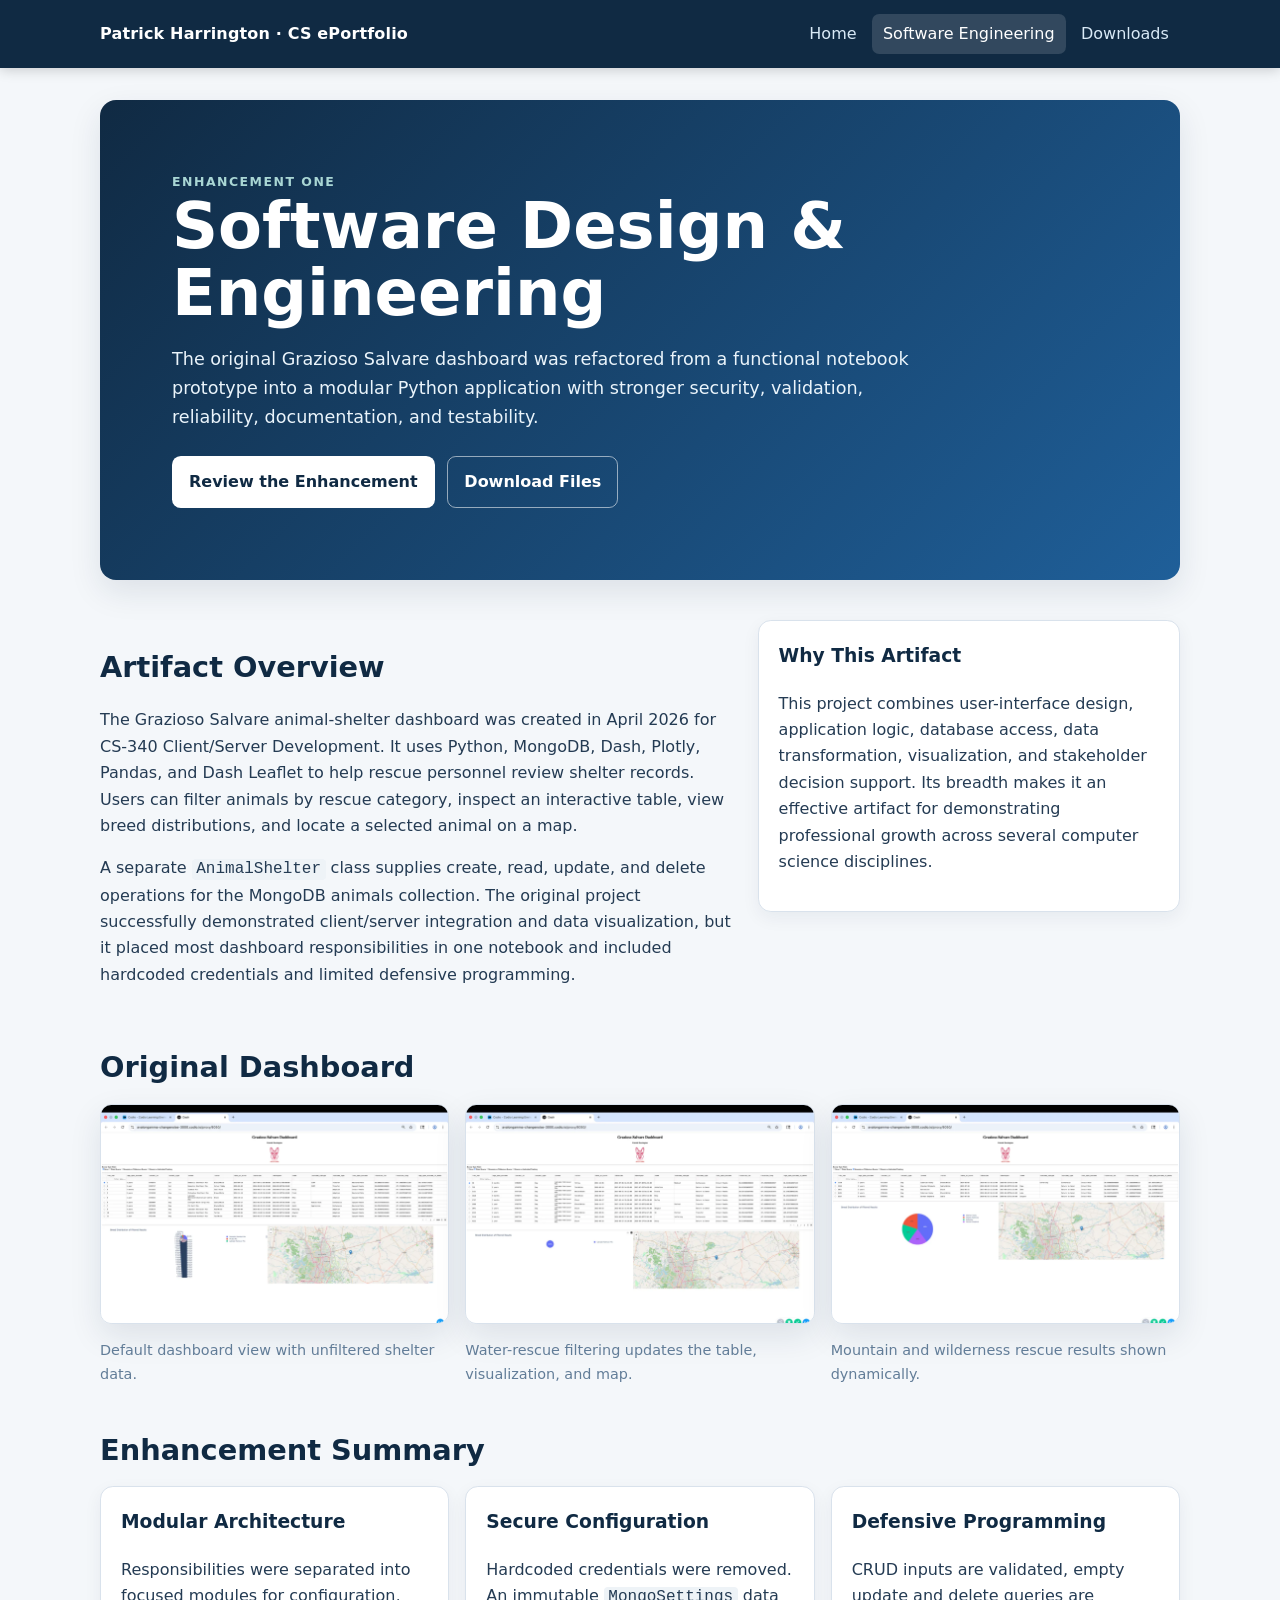
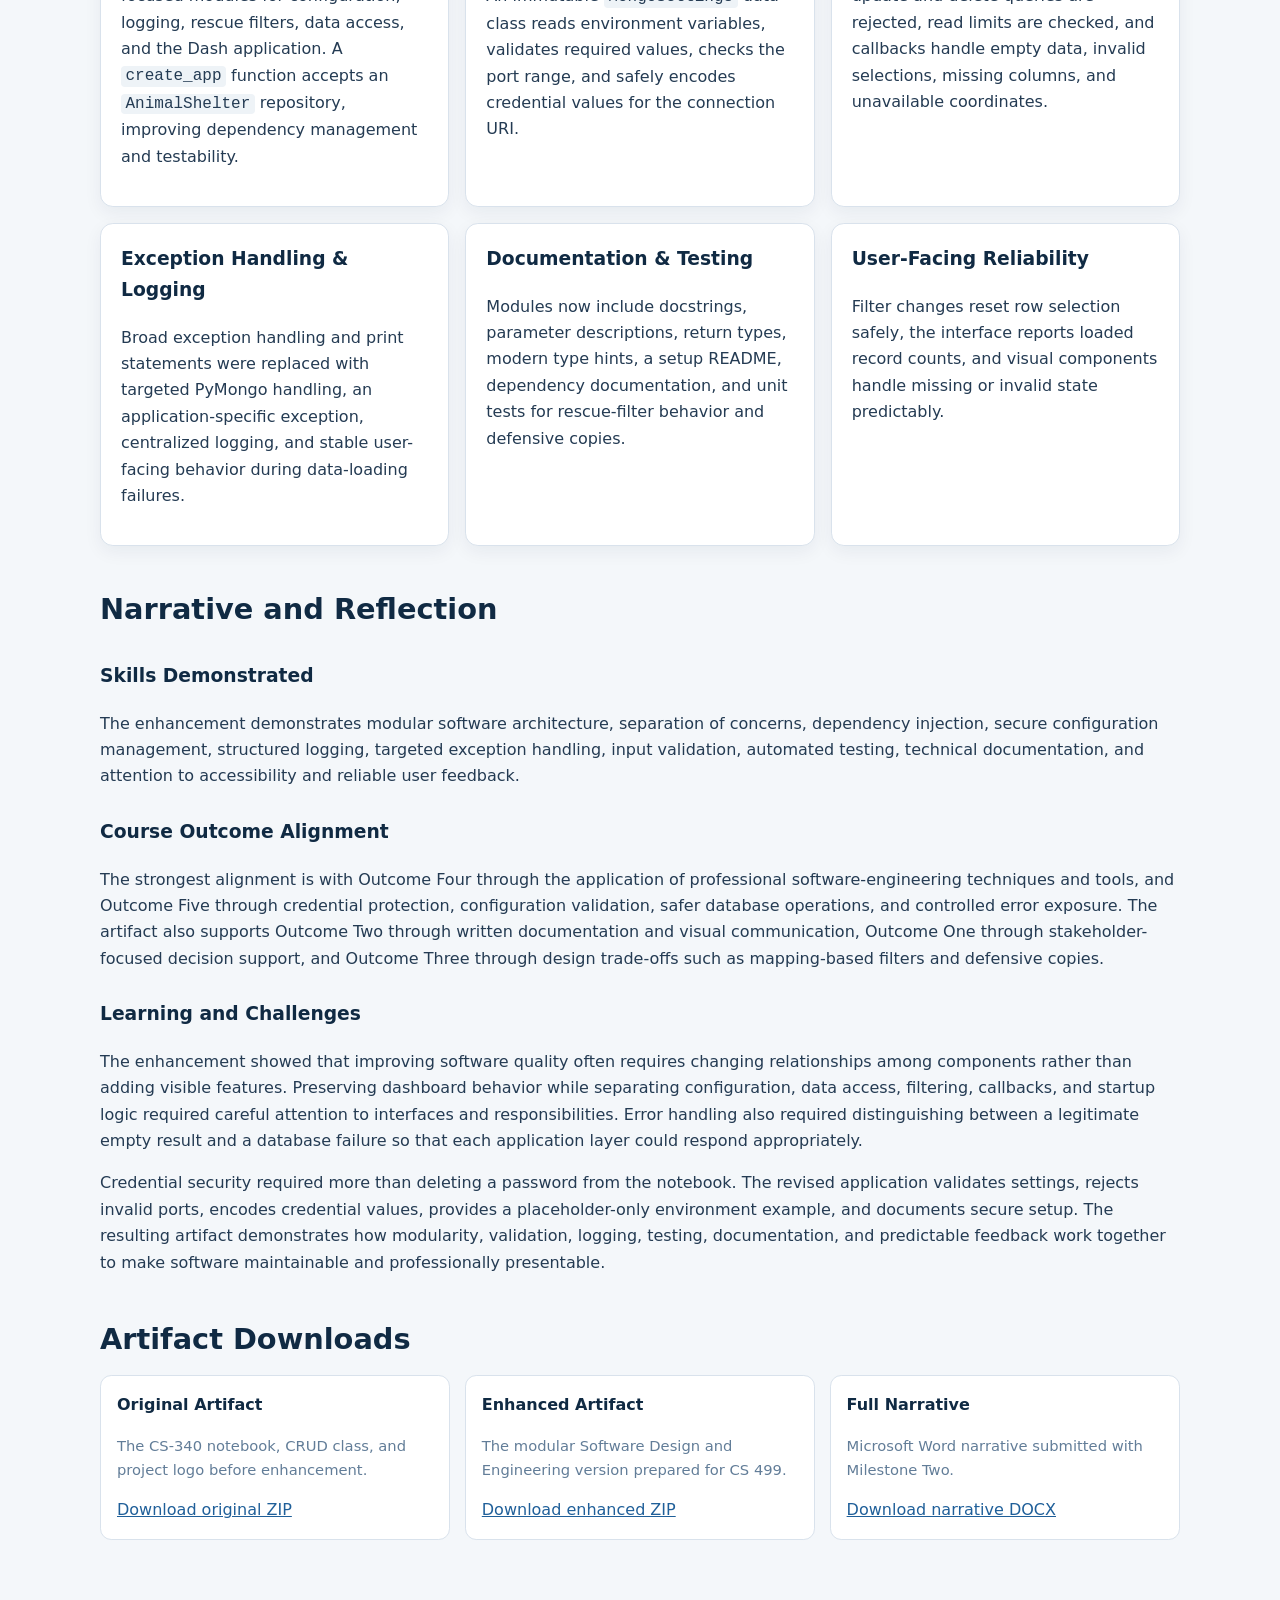
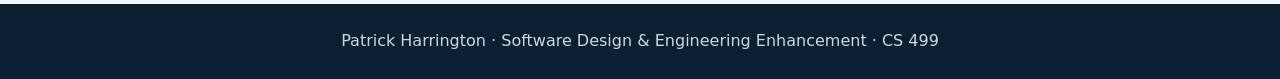
<file: software-engineering.html>
<!doctype html>
<html lang="en">
<head>
  <meta charset="utf-8">
  <meta name="viewport" content="width=device-width, initial-scale=1">
  <meta name="description" content="Software Design and Engineering enhancement for the Grazioso Salvare Dashboard.">
  <title>Software Design & Engineering | Patrick Harrington</title>
  <link rel="stylesheet" href="styles.css">
</head>
<body>
<a class="skip-link" href="#main">Skip to main content</a>
<header class="site-header">
  <div class="nav-wrap">
    <a class="brand" href="index.html">Patrick Harrington · CS ePortfolio</a>
    <nav aria-label="Primary navigation">
      <a href="index.html">Home</a>
      <a href="software-engineering.html" aria-current="page">Software Engineering</a>
      <a href="#downloads">Downloads</a>
    </nav>
  </div>
</header>
<main id="main">
  <section class="hero">
    <div class="eyebrow">Enhancement One</div>
    <h1>Software Design & Engineering</h1>
    <p>The original Grazioso Salvare dashboard was refactored from a functional notebook prototype into a modular Python application with stronger security, validation, reliability, documentation, and testability.</p>
    <div class="actions">
      <a class="button" href="#enhancement">Review the Enhancement</a>
      <a class="button secondary" href="#downloads">Download Files</a>
    </div>
  </section>

  <section class="section two-col" aria-labelledby="artifact-overview">
    <div>
      <h2 id="artifact-overview">Artifact Overview</h2>
      <p>The Grazioso Salvare animal-shelter dashboard was created in April 2026 for CS-340 Client/Server Development. It uses Python, MongoDB, Dash, Plotly, Pandas, and Dash Leaflet to help rescue personnel review shelter records. Users can filter animals by rescue category, inspect an interactive table, view breed distributions, and locate a selected animal on a map.</p>
      <p>A separate <code>AnimalShelter</code> class supplies create, read, update, and delete operations for the MongoDB animals collection. The original project successfully demonstrated client/server integration and data visualization, but it placed most dashboard responsibilities in one notebook and included hardcoded credentials and limited defensive programming.</p>
    </div>
    <aside class="card">
      <h3>Why This Artifact</h3>
      <p>This project combines user-interface design, application logic, database access, data transformation, visualization, and stakeholder decision support. Its breadth makes it an effective artifact for demonstrating professional growth across several computer science disciplines.</p>
    </aside>
  </section>

  <section class="section" aria-labelledby="gallery-heading">
    <h2 id="gallery-heading">Original Dashboard</h2>
    <div class="gallery">
      <figure><img src="assets/images/dashboard-1.webp" alt="Original Grazioso Salvare dashboard showing the full shelter data table, breed chart, and map"><figcaption>Default dashboard view with unfiltered shelter data.</figcaption></figure>
      <figure><img src="assets/images/dashboard-2.webp" alt="Dashboard after applying a water rescue filter"><figcaption>Water-rescue filtering updates the table, visualization, and map.</figcaption></figure>
      <figure><img src="assets/images/dashboard-3.webp" alt="Dashboard after applying a mountain rescue filter"><figcaption>Mountain and wilderness rescue results shown dynamically.</figcaption></figure>
    </div>
  </section>

  <section id="enhancement" class="section" aria-labelledby="enhancement-heading">
    <h2 id="enhancement-heading">Enhancement Summary</h2>
    <div class="grid">
      <article class="card"><h3>Modular Architecture</h3><p>Responsibilities were separated into focused modules for configuration, logging, rescue filters, data access, and the Dash application. A <code>create_app</code> function accepts an <code>AnimalShelter</code> repository, improving dependency management and testability.</p></article>
      <article class="card"><h3>Secure Configuration</h3><p>Hardcoded credentials were removed. An immutable <code>MongoSettings</code> data class reads environment variables, validates required values, checks the port range, and safely encodes credential values for the connection URI.</p></article>
      <article class="card"><h3>Defensive Programming</h3><p>CRUD inputs are validated, empty update and delete queries are rejected, read limits are checked, and callbacks handle empty data, invalid selections, missing columns, and unavailable coordinates.</p></article>
      <article class="card"><h3>Exception Handling & Logging</h3><p>Broad exception handling and print statements were replaced with targeted PyMongo handling, an application-specific exception, centralized logging, and stable user-facing behavior during data-loading failures.</p></article>
      <article class="card"><h3>Documentation & Testing</h3><p>Modules now include docstrings, parameter descriptions, return types, modern type hints, a setup README, dependency documentation, and unit tests for rescue-filter behavior and defensive copies.</p></article>
      <article class="card"><h3>User-Facing Reliability</h3><p>Filter changes reset row selection safely, the interface reports loaded record counts, and visual components handle missing or invalid state predictably.</p></article>
    </div>
  </section>

  <section class="section narrative" aria-labelledby="reflection-heading">
    <h2 id="reflection-heading">Narrative and Reflection</h2>
    <h3>Skills Demonstrated</h3>
    <p>The enhancement demonstrates modular software architecture, separation of concerns, dependency injection, secure configuration management, structured logging, targeted exception handling, input validation, automated testing, technical documentation, and attention to accessibility and reliable user feedback.</p>
    <h3>Course Outcome Alignment</h3>
    <p>The strongest alignment is with Outcome Four through the application of professional software-engineering techniques and tools, and Outcome Five through credential protection, configuration validation, safer database operations, and controlled error exposure. The artifact also supports Outcome Two through written documentation and visual communication, Outcome One through stakeholder-focused decision support, and Outcome Three through design trade-offs such as mapping-based filters and defensive copies.</p>
    <h3>Learning and Challenges</h3>
    <p>The enhancement showed that improving software quality often requires changing relationships among components rather than adding visible features. Preserving dashboard behavior while separating configuration, data access, filtering, callbacks, and startup logic required careful attention to interfaces and responsibilities. Error handling also required distinguishing between a legitimate empty result and a database failure so that each application layer could respond appropriately.</p>
    <p>Credential security required more than deleting a password from the notebook. The revised application validates settings, rejects invalid ports, encodes credential values, provides a placeholder-only environment example, and documents secure setup. The resulting artifact demonstrates how modularity, validation, logging, testing, documentation, and predictable feedback work together to make software maintainable and professionally presentable.</p>
  </section>

  <section id="downloads" class="section" aria-labelledby="downloads-heading">
    <h2 id="downloads-heading">Artifact Downloads</h2>
    <div class="downloads">
      <div class="download"><strong>Original Artifact</strong><p class="small">The CS-340 notebook, CRUD class, and project logo before enhancement.</p><a href="downloads/Grazioso_Salvare_Original_Artifact.zip" download>Download original ZIP</a></div>
      <div class="download"><strong>Enhanced Artifact</strong><p class="small">The modular Software Design and Engineering version prepared for CS 499.</p><a href="downloads/Grazioso_Salvare_Software_Engineering_Enhanced.zip" download>Download enhanced ZIP</a></div>
      <div class="download"><strong>Full Narrative</strong><p class="small">Microsoft Word narrative submitted with Milestone Two.</p><a href="downloads/Software_Engineering_Narrative_Patrick_Harrington.docx" download>Download narrative DOCX</a></div>
    </div>
  </section>
</main>
<footer class="site-footer">Patrick Harrington · Software Design & Engineering Enhancement · CS 499</footer>
</body>
</html>
</file>
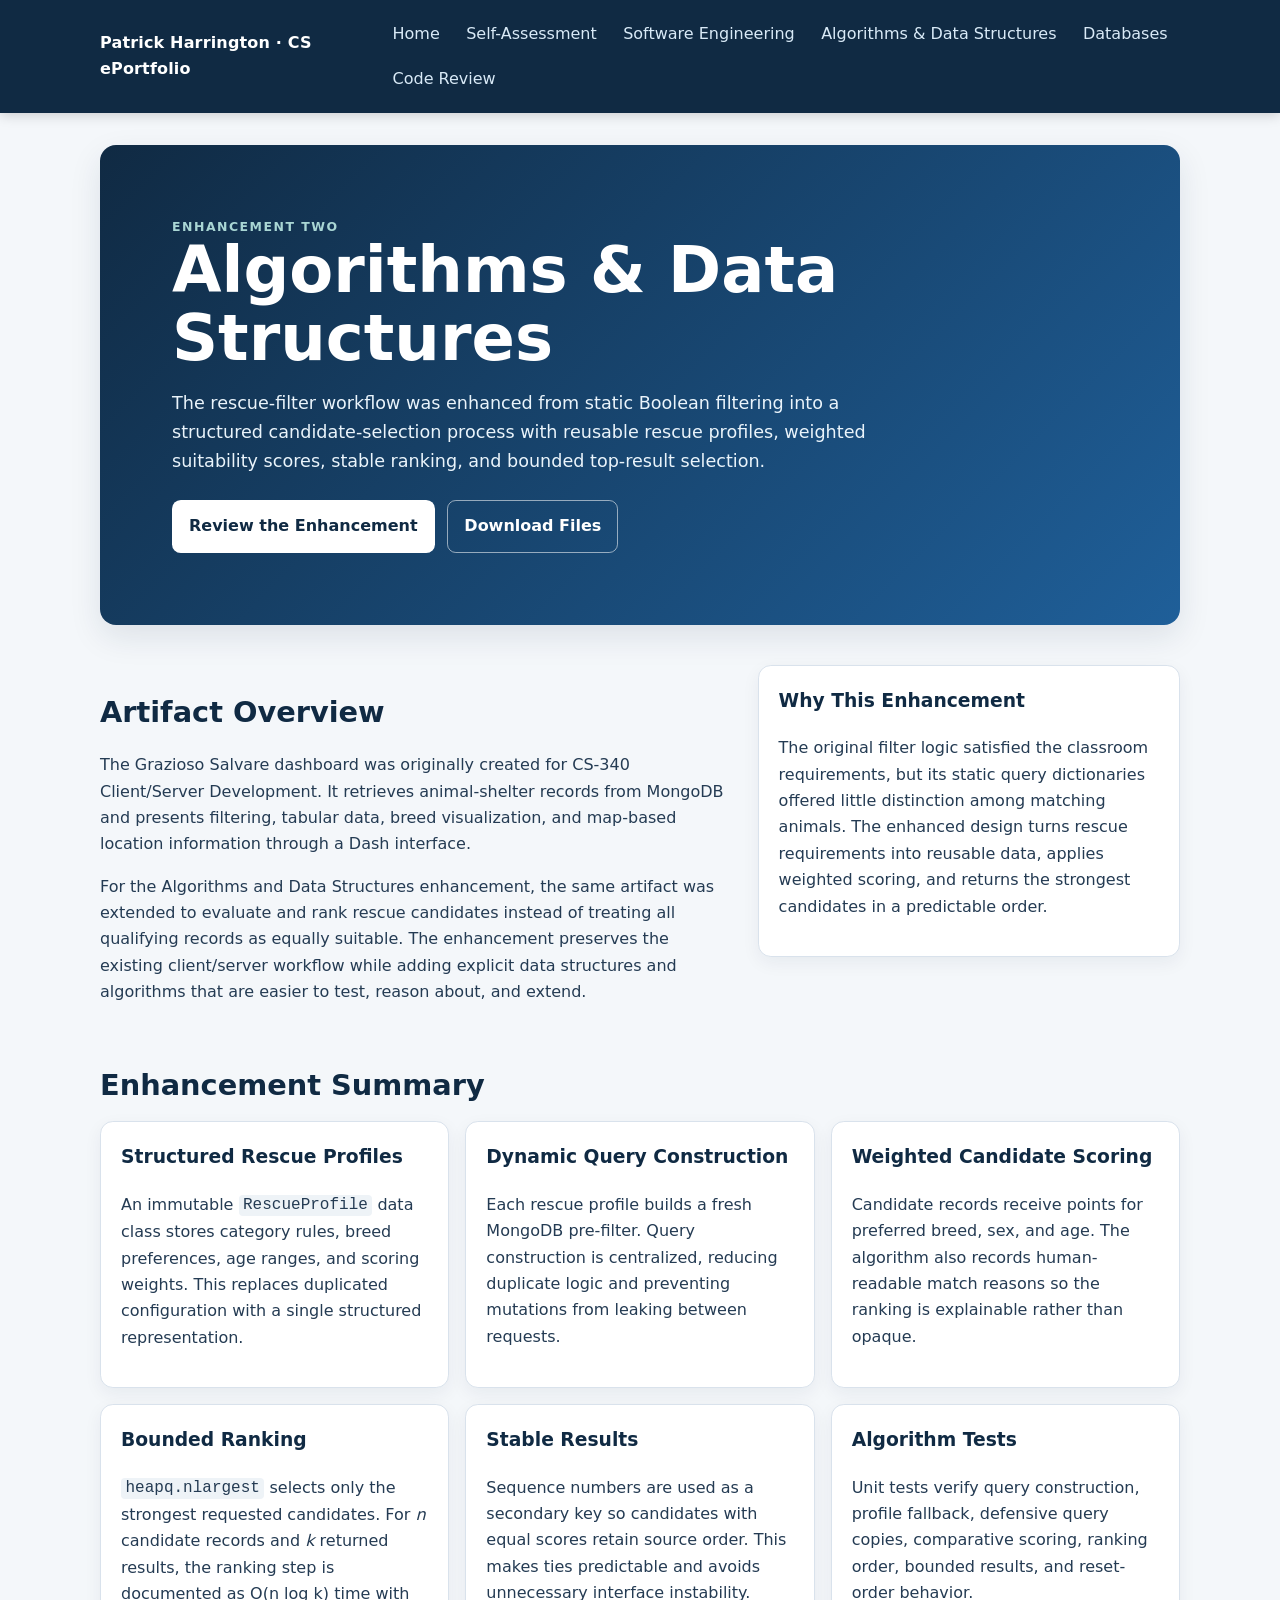
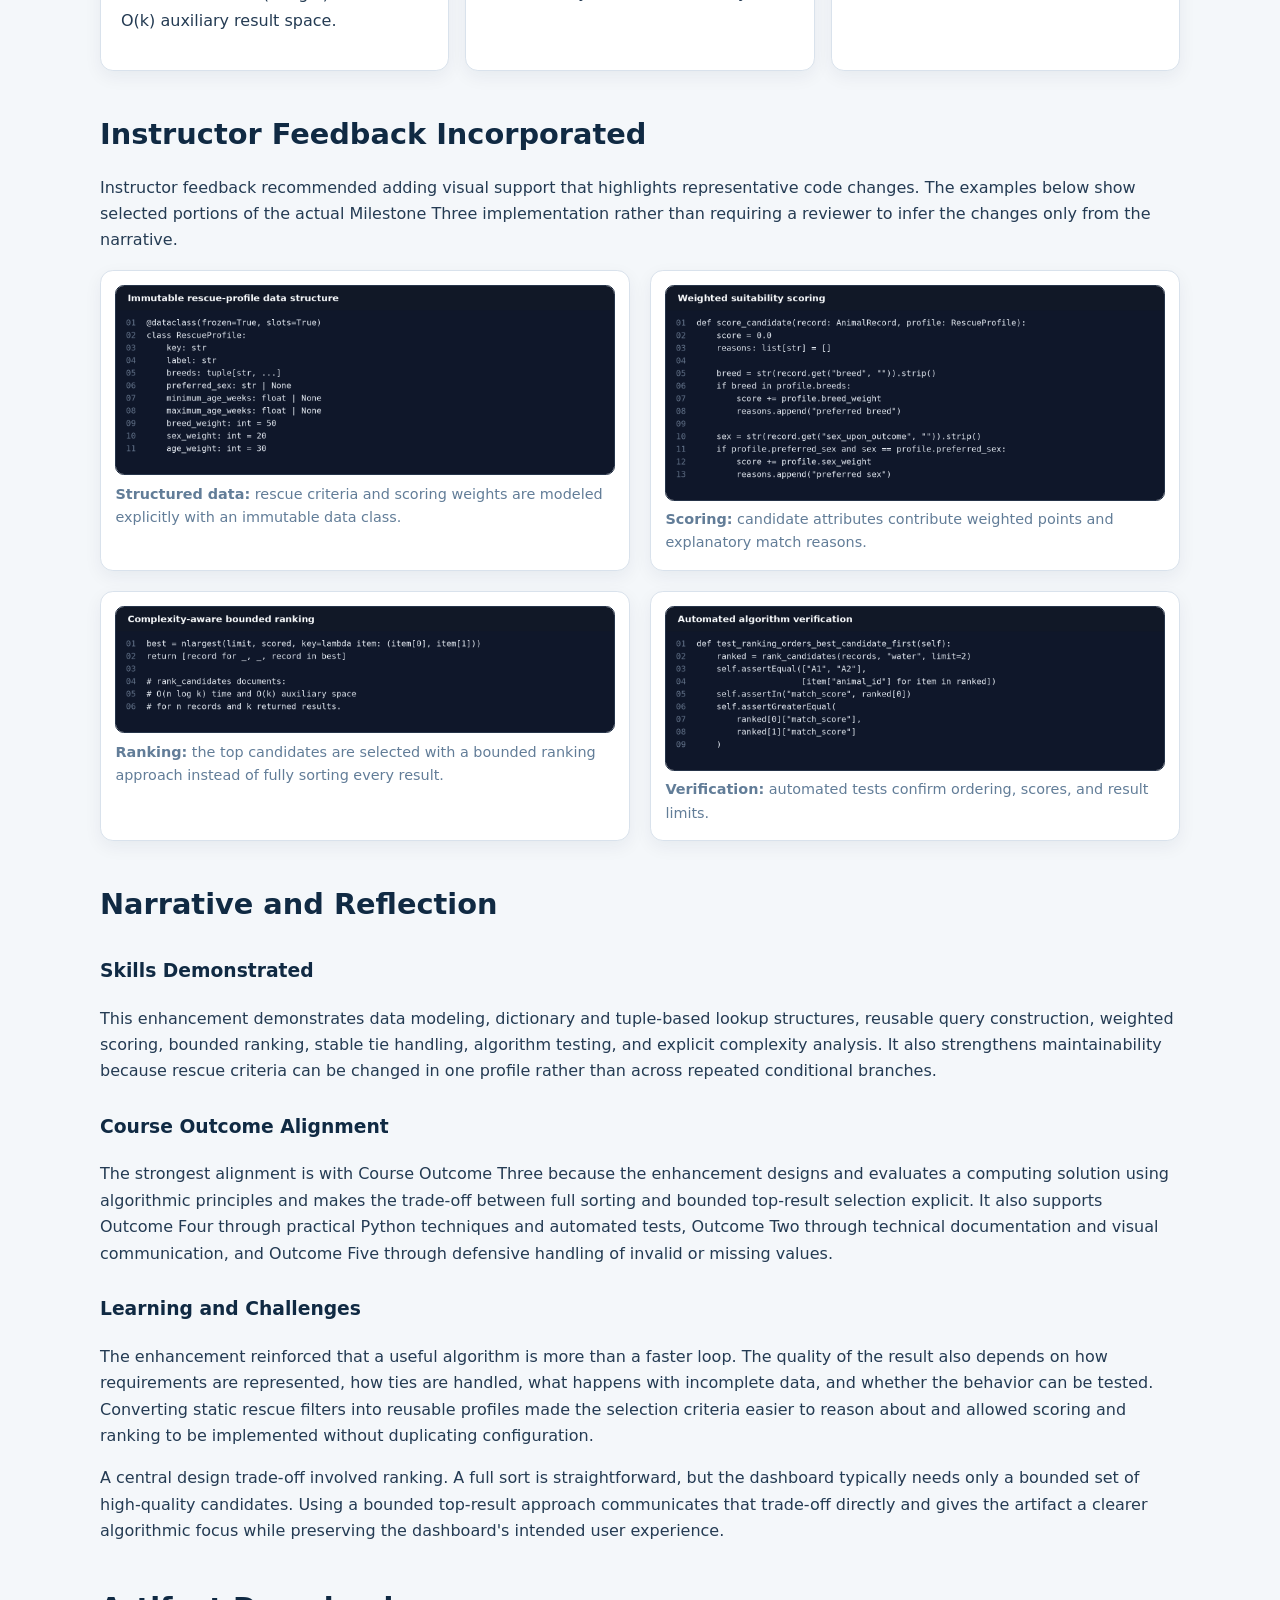
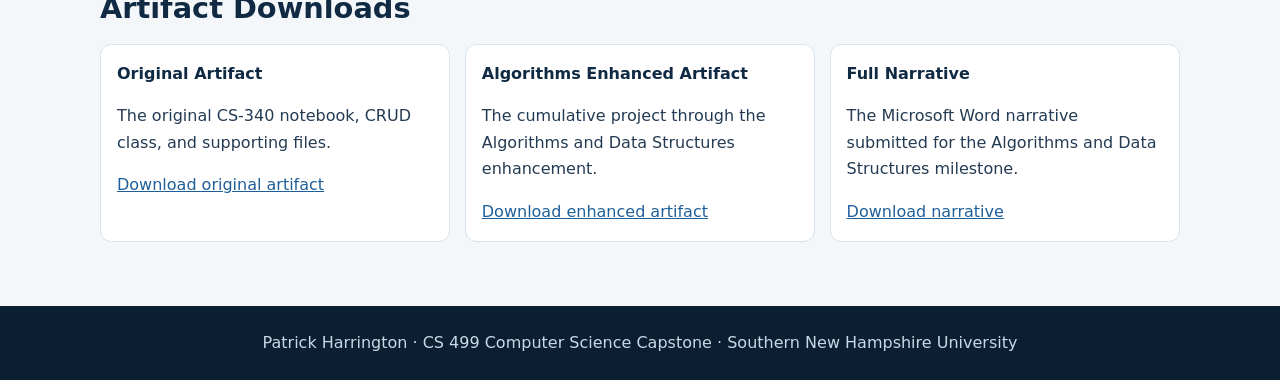
<file: CS499_Final_ePortfolio/algorithms-data-structures.html>
<!doctype html>
<html lang="en">
<head>
  <meta charset="utf-8">
  <meta name="viewport" content="width=device-width, initial-scale=1">
  <meta name="description" content="Algorithms and Data Structures enhancement for Patrick Harrington's CS 499 ePortfolio.">
  <title>Algorithms & Data Structures | Patrick Harrington</title>
  <link rel="stylesheet" href="styles.css">
</head>
<body>
<a class="skip-link" href="#main">Skip to main content</a>
<header class="site-header">
  <div class="nav-wrap">
    <a class="brand" href="index.html">Patrick Harrington · CS ePortfolio</a>
    <nav aria-label="Primary navigation">
      <a href="index.html">Home</a>
      <a href="self-assessment.html">Self-Assessment</a>
      <a href="software-engineering.html">Software Engineering</a>
      <a href="algorithms-data-structures.html">Algorithms & Data Structures</a>
      <a href="databases.html">Databases</a>
      <a href="code-review.html">Code Review</a>
    </nav>
  </div>
</header>

<main id="main">
  <section class="hero">
    <div class="eyebrow">Enhancement Two</div>
    <h1>Algorithms & Data Structures</h1>
    <p>The rescue-filter workflow was enhanced from static Boolean filtering into a structured candidate-selection process with reusable rescue profiles, weighted suitability scores, stable ranking, and bounded top-result selection.</p>
    <div class="actions">
      <a class="button" href="#enhancement">Review the Enhancement</a>
      <a class="button secondary" href="#downloads">Download Files</a>
    </div>
  </section>

  <section class="section two-col">
    <div>
      <h2>Artifact Overview</h2>
      <p>The Grazioso Salvare dashboard was originally created for CS-340 Client/Server Development. It retrieves animal-shelter records from MongoDB and presents filtering, tabular data, breed visualization, and map-based location information through a Dash interface.</p>
      <p>For the Algorithms and Data Structures enhancement, the same artifact was extended to evaluate and rank rescue candidates instead of treating all qualifying records as equally suitable. The enhancement preserves the existing client/server workflow while adding explicit data structures and algorithms that are easier to test, reason about, and extend.</p>
    </div>
    <aside class="card">
      <h3>Why This Enhancement</h3>
      <p>The original filter logic satisfied the classroom requirements, but its static query dictionaries offered little distinction among matching animals. The enhanced design turns rescue requirements into reusable data, applies weighted scoring, and returns the strongest candidates in a predictable order.</p>
    </aside>
  </section>

  <section id="enhancement" class="section">
    <h2>Enhancement Summary</h2>
    <div class="grid">
      <article class="card"><h3>Structured Rescue Profiles</h3><p>An immutable <code>RescueProfile</code> data class stores category rules, breed preferences, age ranges, and scoring weights. This replaces duplicated configuration with a single structured representation.</p></article>
      <article class="card"><h3>Dynamic Query Construction</h3><p>Each rescue profile builds a fresh MongoDB pre-filter. Query construction is centralized, reducing duplicate logic and preventing mutations from leaking between requests.</p></article>
      <article class="card"><h3>Weighted Candidate Scoring</h3><p>Candidate records receive points for preferred breed, sex, and age. The algorithm also records human-readable match reasons so the ranking is explainable rather than opaque.</p></article>
      <article class="card"><h3>Bounded Ranking</h3><p><code>heapq.nlargest</code> selects only the strongest requested candidates. For <em>n</em> candidate records and <em>k</em> returned results, the ranking step is documented as O(n log k) time with O(k) auxiliary result space.</p></article>
      <article class="card"><h3>Stable Results</h3><p>Sequence numbers are used as a secondary key so candidates with equal scores retain source order. This makes ties predictable and avoids unnecessary interface instability.</p></article>
      <article class="card"><h3>Algorithm Tests</h3><p>Unit tests verify query construction, profile fallback, defensive query copies, comparative scoring, ranking order, bounded results, and reset-order behavior.</p></article>
    </div>
  </section>

  <section class="section">
    <h2>Instructor Feedback Incorporated</h2>
    <p>Instructor feedback recommended adding visual support that highlights representative code changes. The examples below show selected portions of the actual Milestone Three implementation rather than requiring a reviewer to infer the changes only from the narrative.</p>
    <div class="code-gallery">
      <figure><img src="assets/images/rescue-profile.png" alt="Code screenshot showing the immutable RescueProfile data class."><figcaption><strong>Structured data:</strong> rescue criteria and scoring weights are modeled explicitly with an immutable data class.</figcaption></figure>
      <figure><img src="assets/images/candidate-scoring.png" alt="Code screenshot showing weighted candidate scoring for breed and sex criteria."><figcaption><strong>Scoring:</strong> candidate attributes contribute weighted points and explanatory match reasons.</figcaption></figure>
      <figure><img src="assets/images/bounded-ranking.png" alt="Code screenshot showing bounded top-candidate ranking with heapq.nlargest."><figcaption><strong>Ranking:</strong> the top candidates are selected with a bounded ranking approach instead of fully sorting every result.</figcaption></figure>
      <figure><img src="assets/images/algorithm-tests.png" alt="Code screenshot showing a unit test that verifies the strongest candidate ranks first."><figcaption><strong>Verification:</strong> automated tests confirm ordering, scores, and result limits.</figcaption></figure>
    </div>
  </section>

  <section class="section narrative">
    <h2>Narrative and Reflection</h2>
    <h3>Skills Demonstrated</h3>
    <p>This enhancement demonstrates data modeling, dictionary and tuple-based lookup structures, reusable query construction, weighted scoring, bounded ranking, stable tie handling, algorithm testing, and explicit complexity analysis. It also strengthens maintainability because rescue criteria can be changed in one profile rather than across repeated conditional branches.</p>

    <h3>Course Outcome Alignment</h3>
    <p>The strongest alignment is with Course Outcome Three because the enhancement designs and evaluates a computing solution using algorithmic principles and makes the trade-off between full sorting and bounded top-result selection explicit. It also supports Outcome Four through practical Python techniques and automated tests, Outcome Two through technical documentation and visual communication, and Outcome Five through defensive handling of invalid or missing values.</p>

    <h3>Learning and Challenges</h3>
    <p>The enhancement reinforced that a useful algorithm is more than a faster loop. The quality of the result also depends on how requirements are represented, how ties are handled, what happens with incomplete data, and whether the behavior can be tested. Converting static rescue filters into reusable profiles made the selection criteria easier to reason about and allowed scoring and ranking to be implemented without duplicating configuration.</p>
    <p>A central design trade-off involved ranking. A full sort is straightforward, but the dashboard typically needs only a bounded set of high-quality candidates. Using a bounded top-result approach communicates that trade-off directly and gives the artifact a clearer algorithmic focus while preserving the dashboard's intended user experience.</p>
  </section>

  <section id="downloads" class="section">
    <h2>Artifact Downloads</h2>
    <div class="downloads">
      <div class="download"><strong>Original Artifact</strong><p>The original CS-340 notebook, CRUD class, and supporting files.</p><a href="downloads/Grazioso_Salvare_Original_Artifact.zip">Download original artifact</a></div>
      <div class="download"><strong>Algorithms Enhanced Artifact</strong><p>The cumulative project through the Algorithms and Data Structures enhancement.</p><a href="downloads/Grazioso_Salvare_Algorithms_Data_Structures_Enhanced.zip">Download enhanced artifact</a></div>
      <div class="download"><strong>Full Narrative</strong><p>The Microsoft Word narrative submitted for the Algorithms and Data Structures milestone.</p><a href="downloads/Algorithms_Data_Structures_Narrative_Patrick_Harrington.docx">Download narrative</a></div>
    </div>
  </section>
</main>

<footer class="site-footer">Patrick Harrington · CS 499 Computer Science Capstone · Southern New Hampshire University</footer>
</body>
</html>
</file>
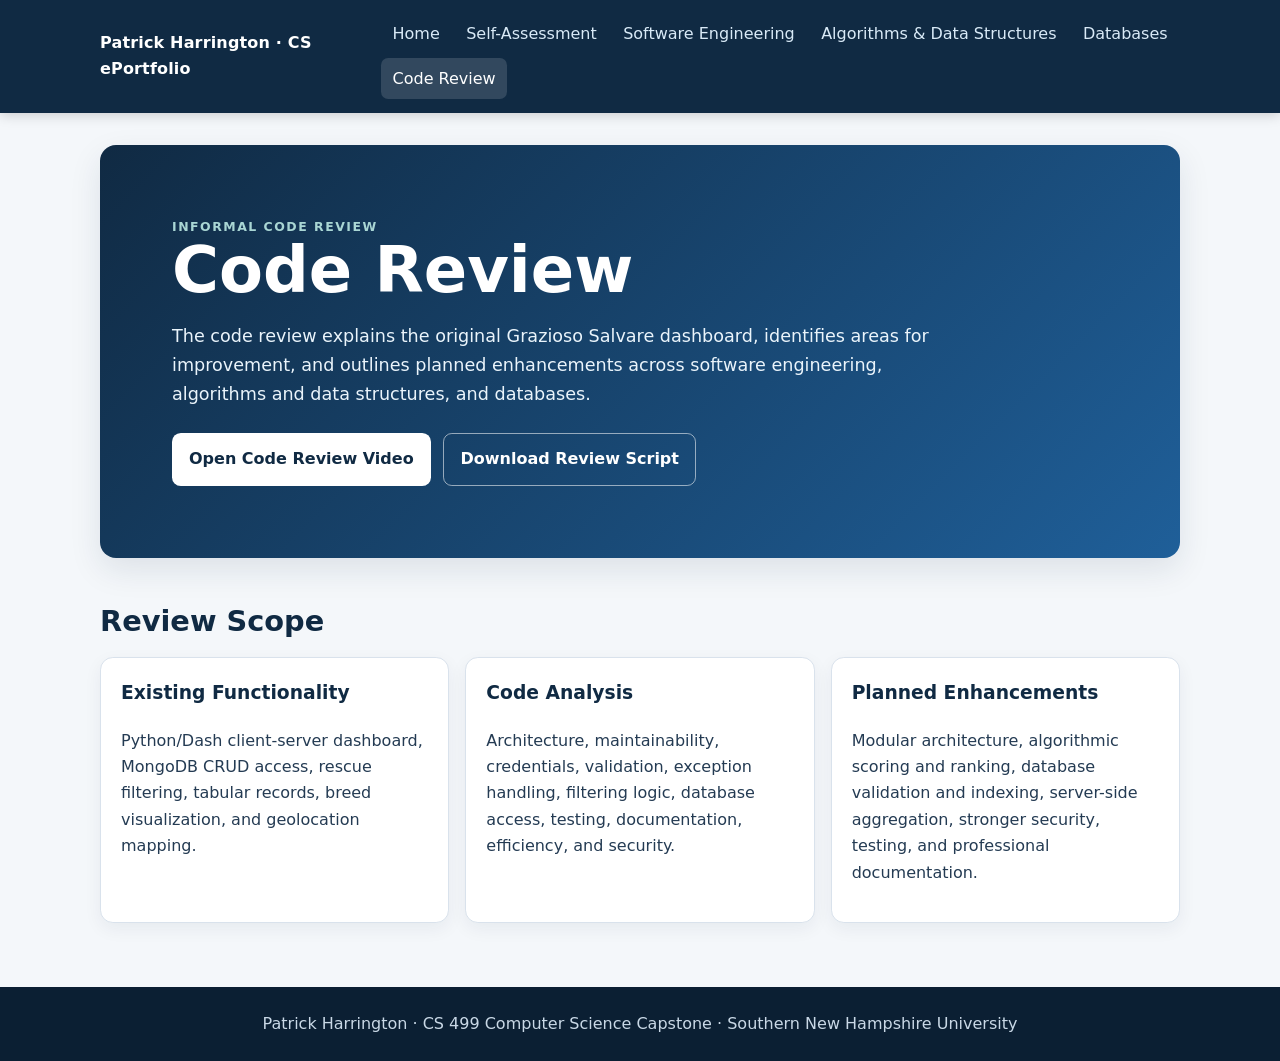
<file: CS499_Final_ePortfolio/code-review.html>
<!doctype html><html lang="en"><head><meta charset="utf-8"><meta name="viewport" content="width=device-width,initial-scale=1">
<title>Code Review | Patrick Harrington</title><link rel="stylesheet" href="styles.css"></head><body>
<a class="skip-link" href="#main">Skip to main content</a><header class="site-header"><div class="nav-wrap">
<a class="brand" href="index.html">Patrick Harrington · CS ePortfolio</a><nav><a href="index.html">Home</a><a href="self-assessment.html">Self-Assessment</a><a href="software-engineering.html">Software Engineering</a><a href="algorithms-data-structures.html">Algorithms & Data Structures</a><a href="databases.html">Databases</a><a href="code-review.html" aria-current="page">Code Review</a></nav></div></header>
<main id="main"><section class="hero"><div class="eyebrow">Informal Code Review</div><h1>Code Review</h1>
<p>The code review explains the original Grazioso Salvare dashboard, identifies areas for improvement, and outlines planned enhancements across software engineering, algorithms and data structures, and databases.</p>
<div class="actions"><a class="button" href="https://youtu.be/4KTvf8a_UpI" target="_blank" rel="noopener">Open Code Review Video</a><a class="button secondary" href="downloads/Code_Review_Script_Patrick_Harrington.docx">Download Review Script</a></div></section>
<section class="section"><h2>Review Scope</h2><div class="grid">
<article class="card"><h3>Existing Functionality</h3><p>Python/Dash client-server dashboard, MongoDB CRUD access, rescue filtering, tabular records, breed visualization, and geolocation mapping.</p></article>
<article class="card"><h3>Code Analysis</h3><p>Architecture, maintainability, credentials, validation, exception handling, filtering logic, database access, testing, documentation, efficiency, and security.</p></article>
<article class="card"><h3>Planned Enhancements</h3><p>Modular architecture, algorithmic scoring and ranking, database validation and indexing, server-side aggregation, stronger security, testing, and professional documentation.</p></article>
</div></section></main><footer class="site-footer">Patrick Harrington · CS 499 Computer Science Capstone · Southern New Hampshire University</footer></body></html>
</file>
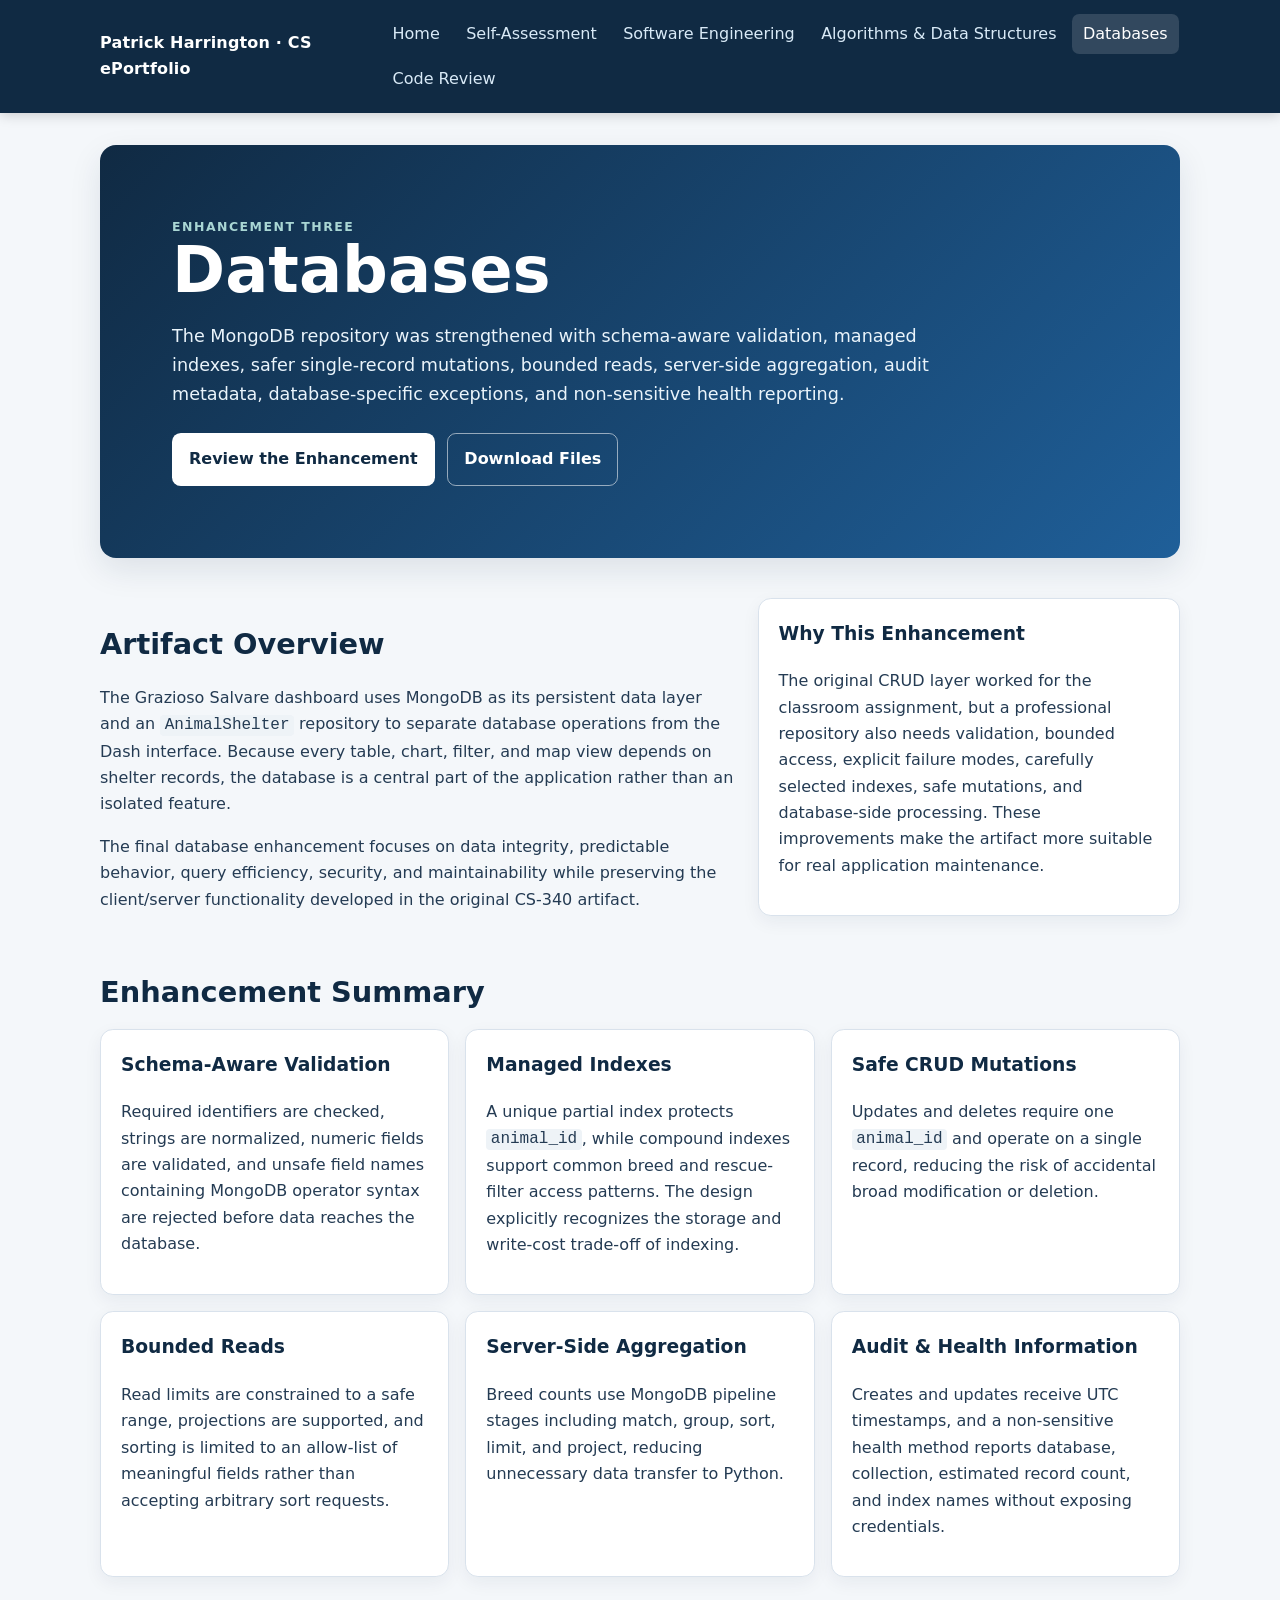
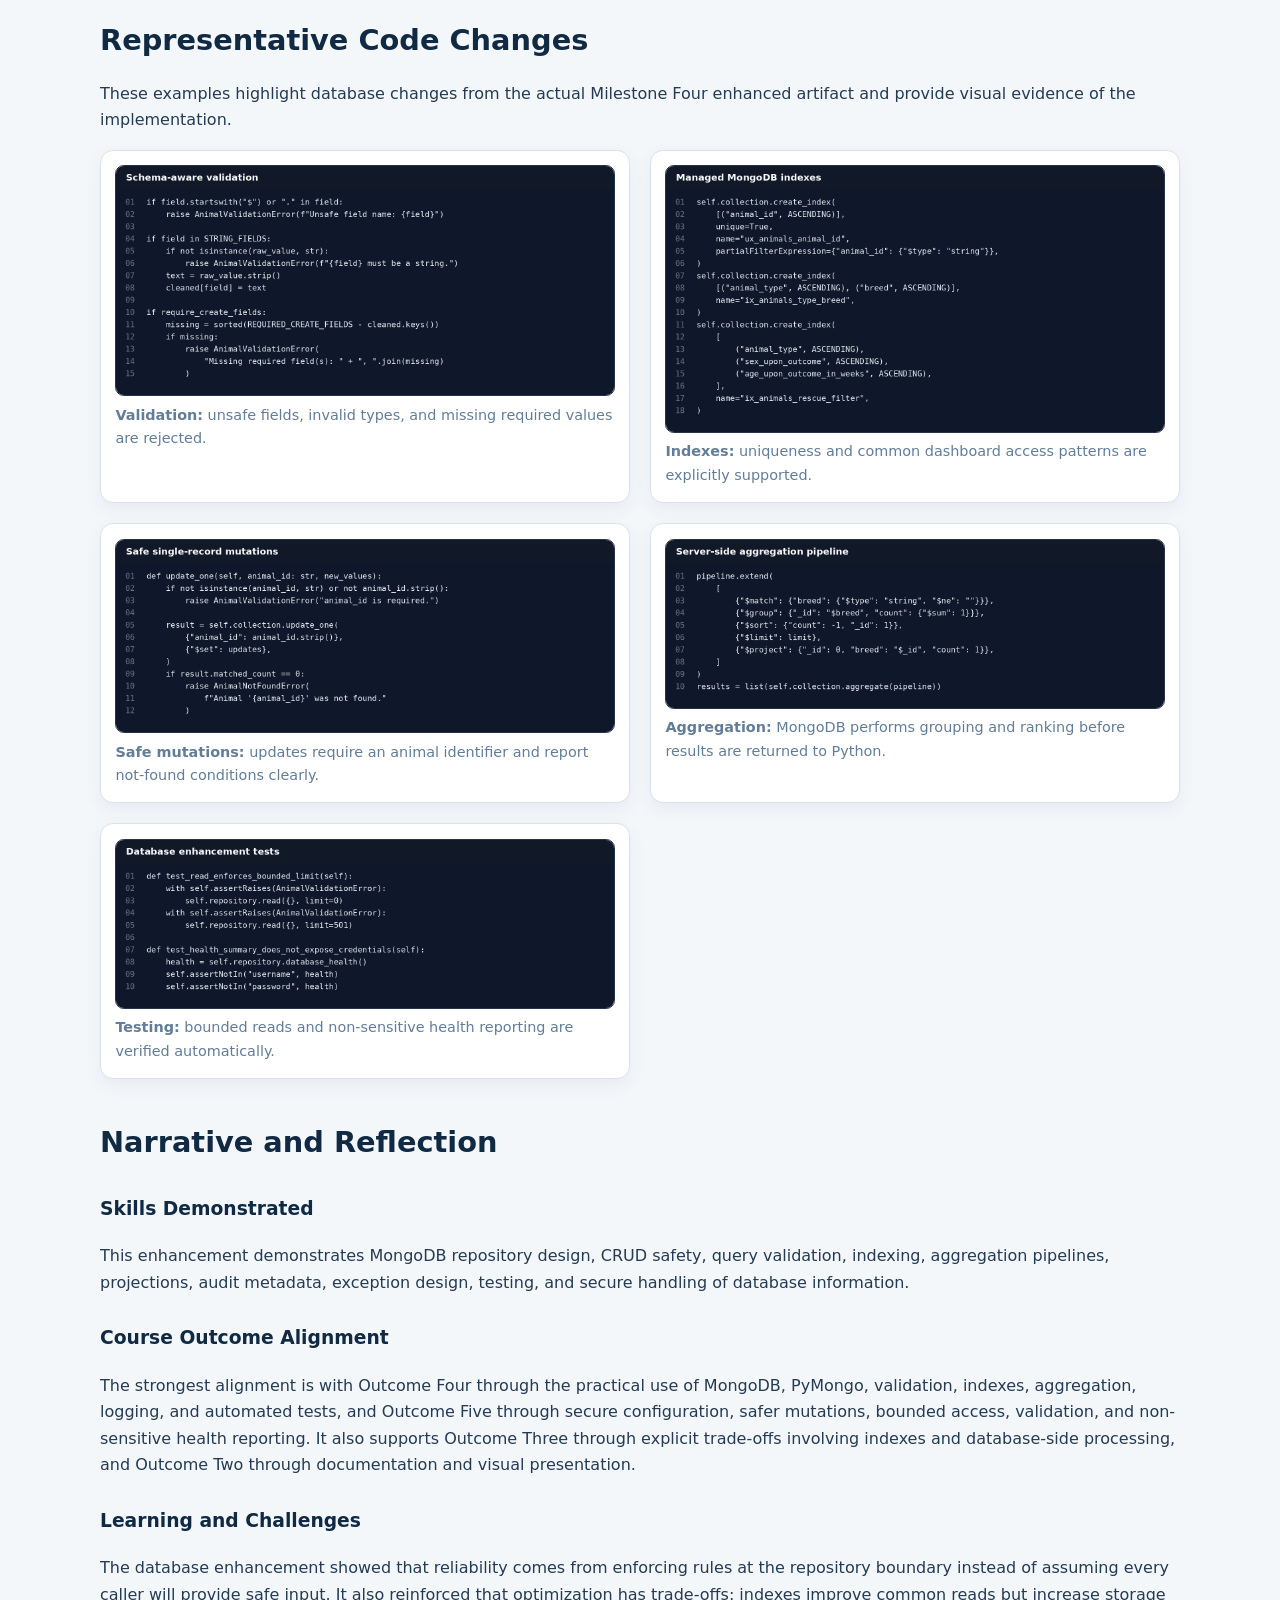
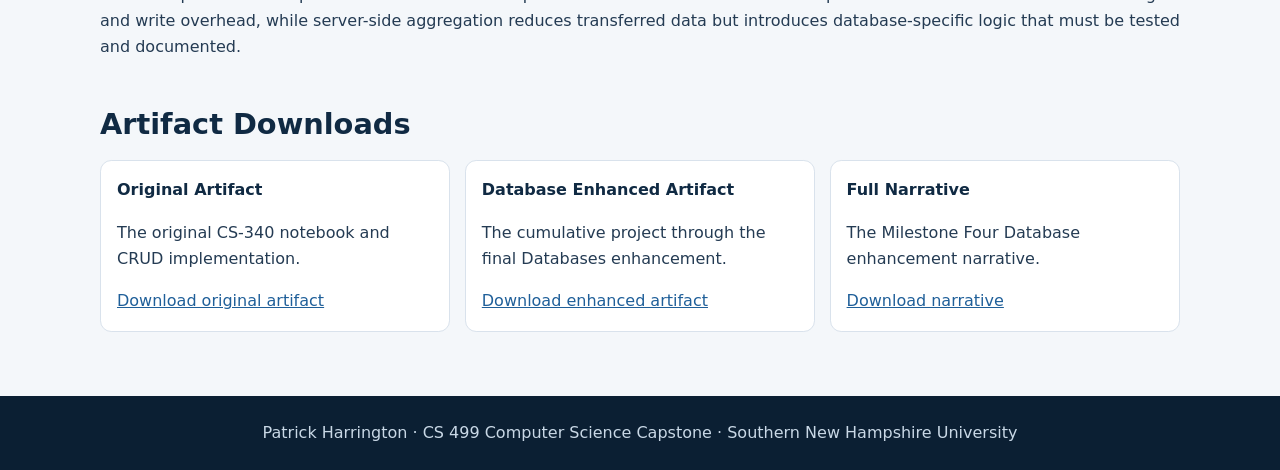
<file: CS499_Final_ePortfolio/databases.html>
<!doctype html>
<html lang="en"><head>
<meta charset="utf-8"><meta name="viewport" content="width=device-width, initial-scale=1">
<meta name="description" content="Database enhancement for Patrick Harrington's CS 499 ePortfolio.">
<title>Databases | Patrick Harrington</title><link rel="stylesheet" href="styles.css"></head>
<body><a class="skip-link" href="#main">Skip to main content</a>
<header class="site-header"><div class="nav-wrap">
<a class="brand" href="index.html">Patrick Harrington · CS ePortfolio</a>
<nav aria-label="Primary navigation">
<a href="index.html">Home</a><a href="self-assessment.html">Self-Assessment</a>
<a href="software-engineering.html">Software Engineering</a>
<a href="algorithms-data-structures.html">Algorithms & Data Structures</a>
<a href="databases.html" aria-current="page">Databases</a><a href="code-review.html">Code Review</a>
</nav></div></header>
<main id="main">
<section class="hero"><div class="eyebrow">Enhancement Three</div>
<h1>Databases</h1>
<p>The MongoDB repository was strengthened with schema-aware validation, managed indexes, safer single-record mutations, bounded reads, server-side aggregation, audit metadata, database-specific exceptions, and non-sensitive health reporting.</p>
<div class="actions"><a class="button" href="#enhancement">Review the Enhancement</a><a class="button secondary" href="#downloads">Download Files</a></div>
</section>
<section class="section two-col">
<div><h2>Artifact Overview</h2>
<p>The Grazioso Salvare dashboard uses MongoDB as its persistent data layer and an <code>AnimalShelter</code> repository to separate database operations from the Dash interface. Because every table, chart, filter, and map view depends on shelter records, the database is a central part of the application rather than an isolated feature.</p>
<p>The final database enhancement focuses on data integrity, predictable behavior, query efficiency, security, and maintainability while preserving the client/server functionality developed in the original CS-340 artifact.</p></div>
<aside class="card"><h3>Why This Enhancement</h3><p>The original CRUD layer worked for the classroom assignment, but a professional repository also needs validation, bounded access, explicit failure modes, carefully selected indexes, safe mutations, and database-side processing. These improvements make the artifact more suitable for real application maintenance.</p></aside>
</section>
<section id="enhancement" class="section"><h2>Enhancement Summary</h2><div class="grid">
<article class="card"><h3>Schema-Aware Validation</h3><p>Required identifiers are checked, strings are normalized, numeric fields are validated, and unsafe field names containing MongoDB operator syntax are rejected before data reaches the database.</p></article>
<article class="card"><h3>Managed Indexes</h3><p>A unique partial index protects <code>animal_id</code>, while compound indexes support common breed and rescue-filter access patterns. The design explicitly recognizes the storage and write-cost trade-off of indexing.</p></article>
<article class="card"><h3>Safe CRUD Mutations</h3><p>Updates and deletes require one <code>animal_id</code> and operate on a single record, reducing the risk of accidental broad modification or deletion.</p></article>
<article class="card"><h3>Bounded Reads</h3><p>Read limits are constrained to a safe range, projections are supported, and sorting is limited to an allow-list of meaningful fields rather than accepting arbitrary sort requests.</p></article>
<article class="card"><h3>Server-Side Aggregation</h3><p>Breed counts use MongoDB pipeline stages including match, group, sort, limit, and project, reducing unnecessary data transfer to Python.</p></article>
<article class="card"><h3>Audit & Health Information</h3><p>Creates and updates receive UTC timestamps, and a non-sensitive health method reports database, collection, estimated record count, and index names without exposing credentials.</p></article>
</div></section>
<section class="section"><h2>Representative Code Changes</h2>
<p>These examples highlight database changes from the actual Milestone Four enhanced artifact and provide visual evidence of the implementation.</p>
<div class="code-gallery">
<figure><img src="assets/images/db-validation.png" alt="Code screenshot showing database input validation."><figcaption><strong>Validation:</strong> unsafe fields, invalid types, and missing required values are rejected.</figcaption></figure>
<figure><img src="assets/images/db-indexes.png" alt="Code screenshot showing MongoDB index definitions."><figcaption><strong>Indexes:</strong> uniqueness and common dashboard access patterns are explicitly supported.</figcaption></figure>
<figure><img src="assets/images/db-safe-mutations.png" alt="Code screenshot showing safe single-record update behavior."><figcaption><strong>Safe mutations:</strong> updates require an animal identifier and report not-found conditions clearly.</figcaption></figure>
<figure><img src="assets/images/db-aggregation.png" alt="Code screenshot showing server-side MongoDB breed aggregation."><figcaption><strong>Aggregation:</strong> MongoDB performs grouping and ranking before results are returned to Python.</figcaption></figure>
<figure><img src="assets/images/db-tests.png" alt="Code screenshot showing database enhancement unit tests."><figcaption><strong>Testing:</strong> bounded reads and non-sensitive health reporting are verified automatically.</figcaption></figure>
</div></section>
<section class="section narrative"><h2>Narrative and Reflection</h2>
<h3>Skills Demonstrated</h3><p>This enhancement demonstrates MongoDB repository design, CRUD safety, query validation, indexing, aggregation pipelines, projections, audit metadata, exception design, testing, and secure handling of database information.</p>
<h3>Course Outcome Alignment</h3><p>The strongest alignment is with Outcome Four through the practical use of MongoDB, PyMongo, validation, indexes, aggregation, logging, and automated tests, and Outcome Five through secure configuration, safer mutations, bounded access, validation, and non-sensitive health reporting. It also supports Outcome Three through explicit trade-offs involving indexes and database-side processing, and Outcome Two through documentation and visual presentation.</p>
<h3>Learning and Challenges</h3><p>The database enhancement showed that reliability comes from enforcing rules at the repository boundary instead of assuming every caller will provide safe input. It also reinforced that optimization has trade-offs: indexes improve common reads but increase storage and write overhead, while server-side aggregation reduces transferred data but introduces database-specific logic that must be tested and documented.</p>
</section>
<section id="downloads" class="section"><h2>Artifact Downloads</h2><div class="downloads">
<div class="download"><strong>Original Artifact</strong><p>The original CS-340 notebook and CRUD implementation.</p><a href="downloads/Grazioso_Salvare_Original_Artifact.zip">Download original artifact</a></div>
<div class="download"><strong>Database Enhanced Artifact</strong><p>The cumulative project through the final Databases enhancement.</p><a href="downloads/Grazioso_Salvare_Databases_Enhanced.zip">Download enhanced artifact</a></div>
<div class="download"><strong>Full Narrative</strong><p>The Milestone Four Database enhancement narrative.</p><a href="downloads/Database_Enhancement_Narrative_Patrick_Harrington.docx">Download narrative</a></div>
</div></section></main>
<footer class="site-footer">Patrick Harrington · CS 499 Computer Science Capstone · Southern New Hampshire University</footer></body></html>
</file>
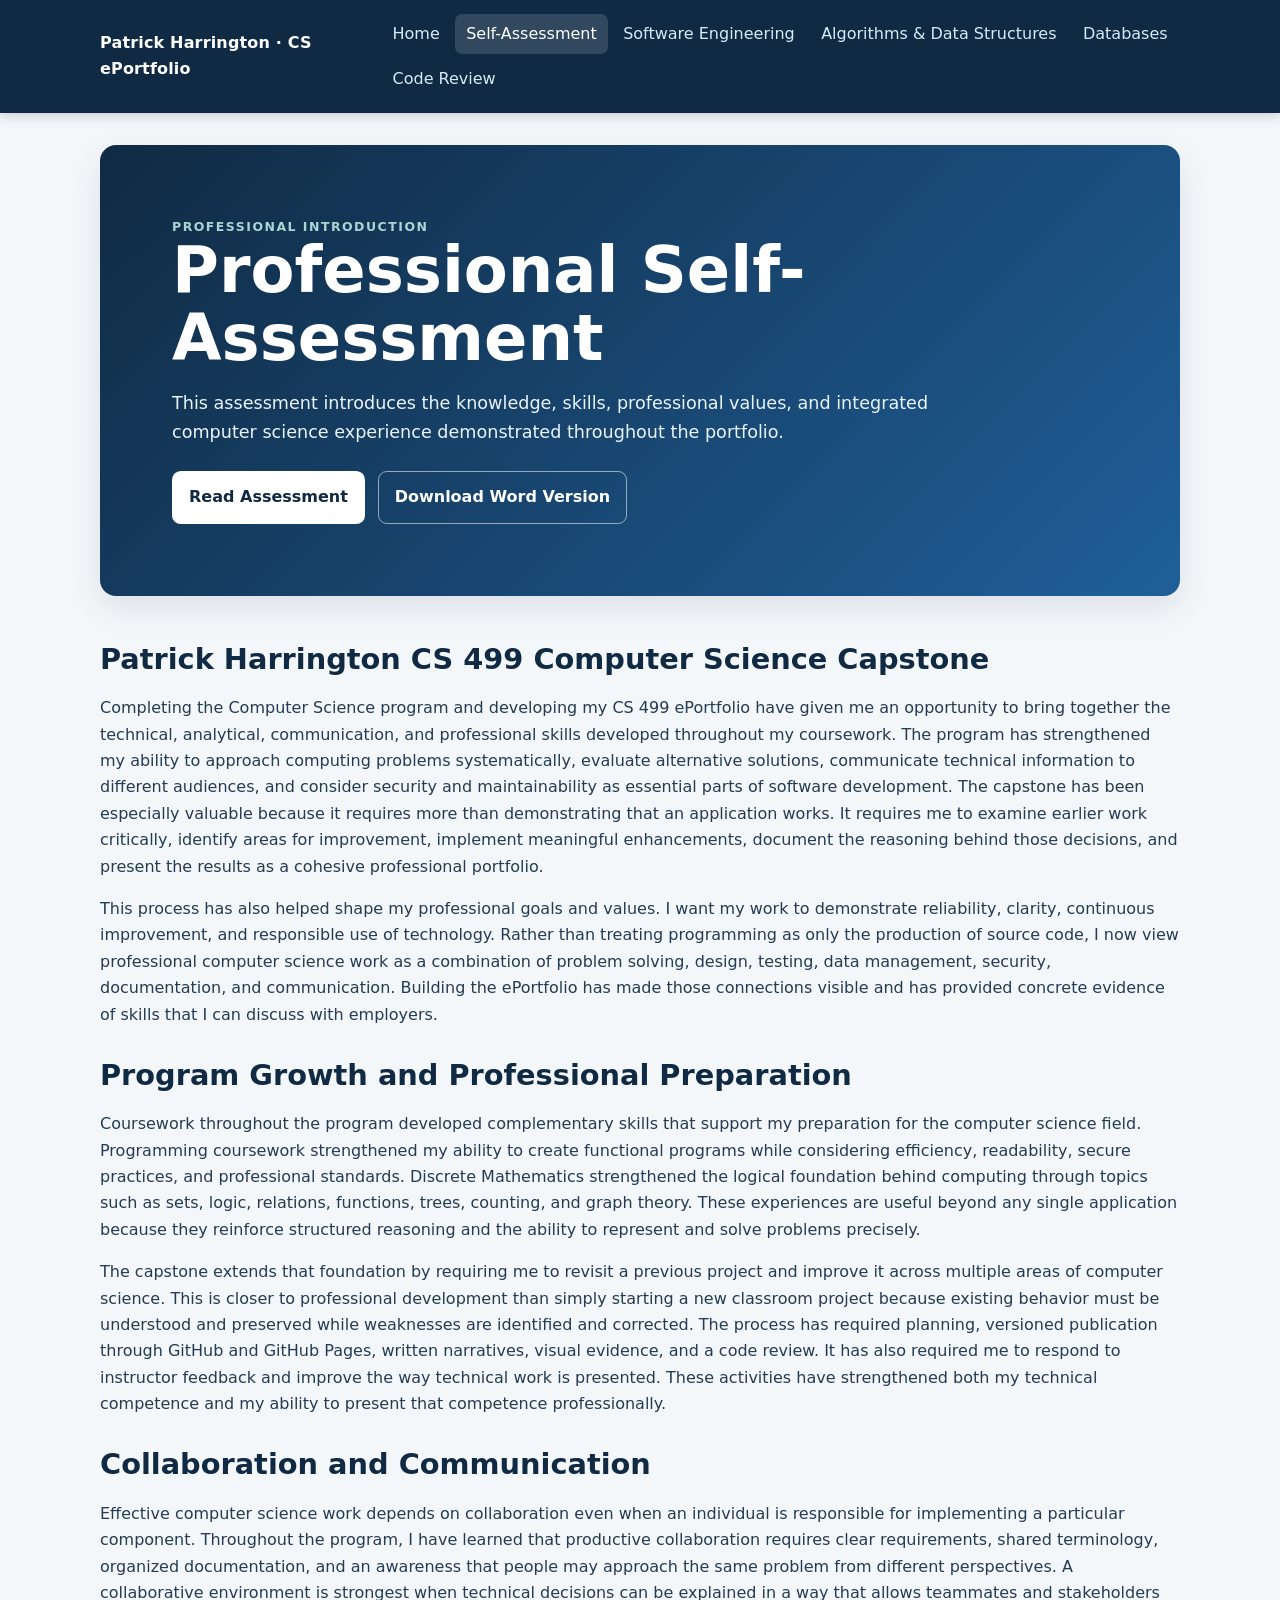
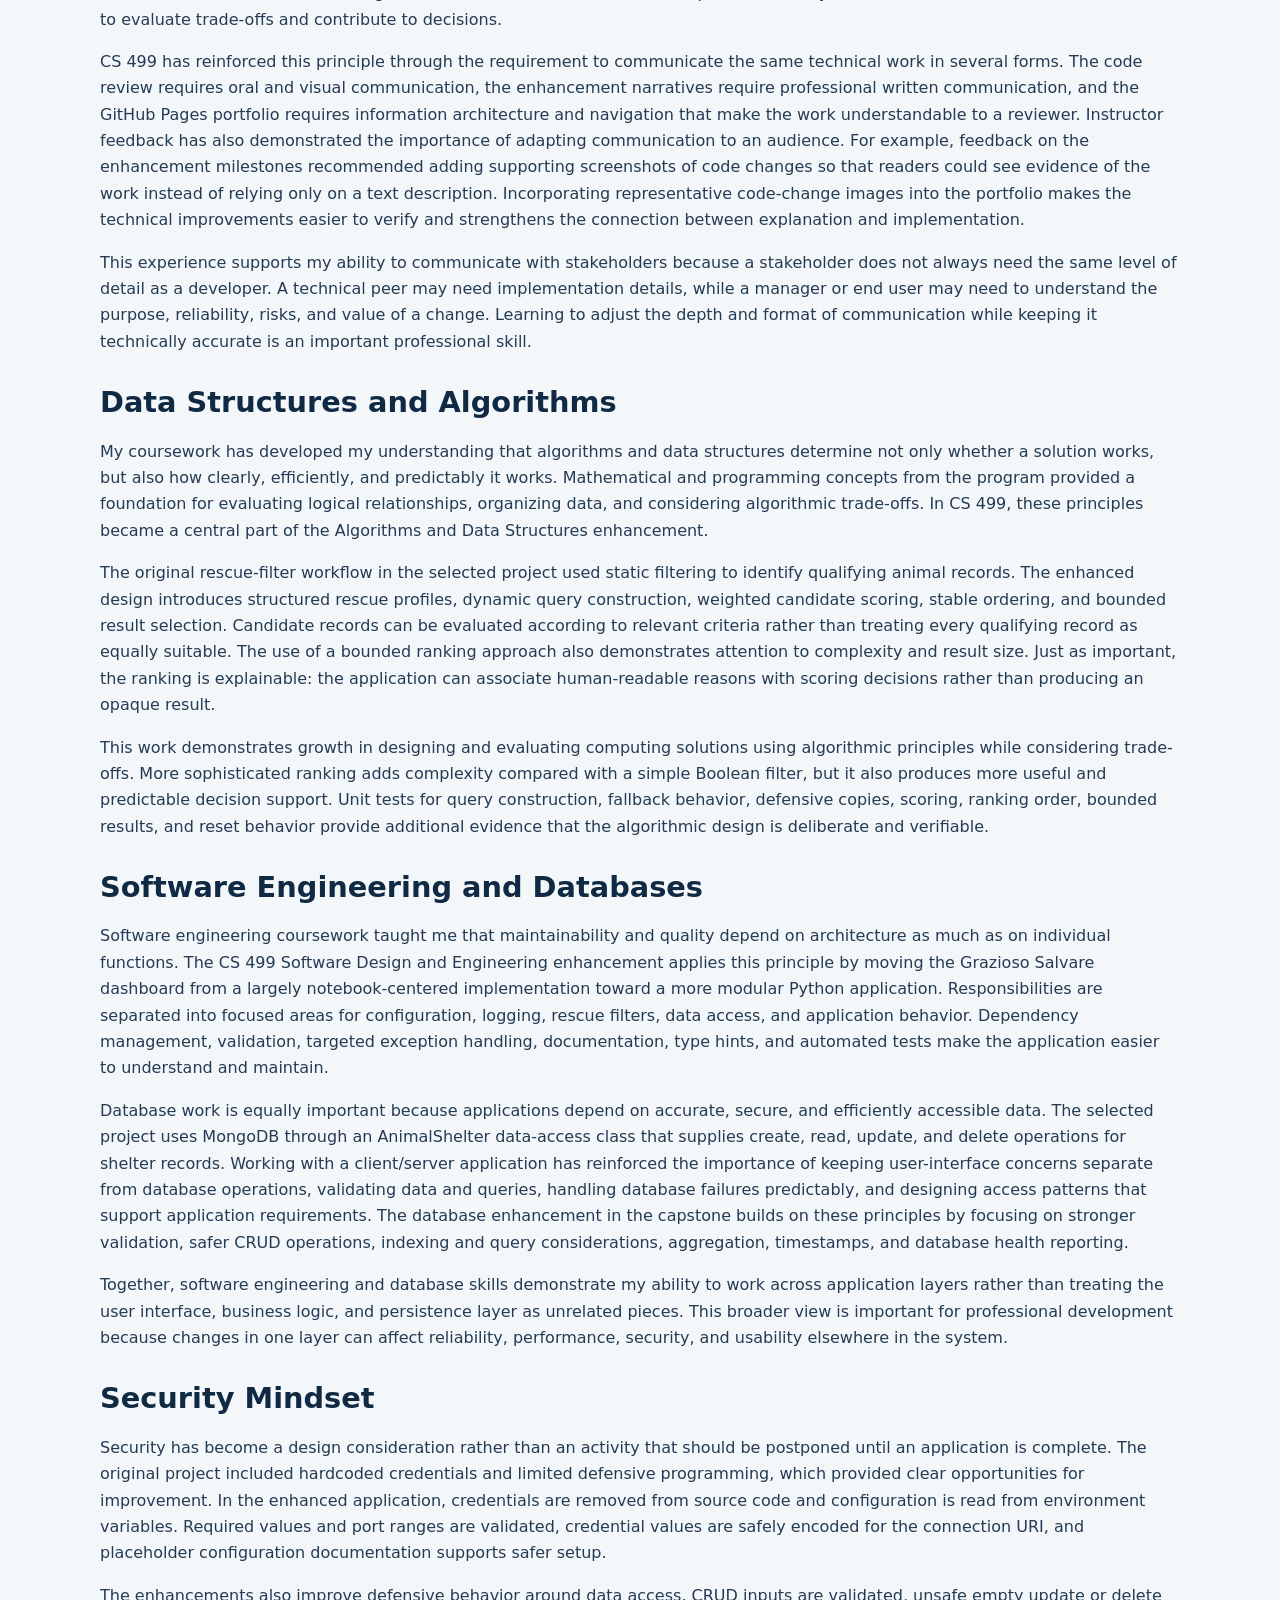
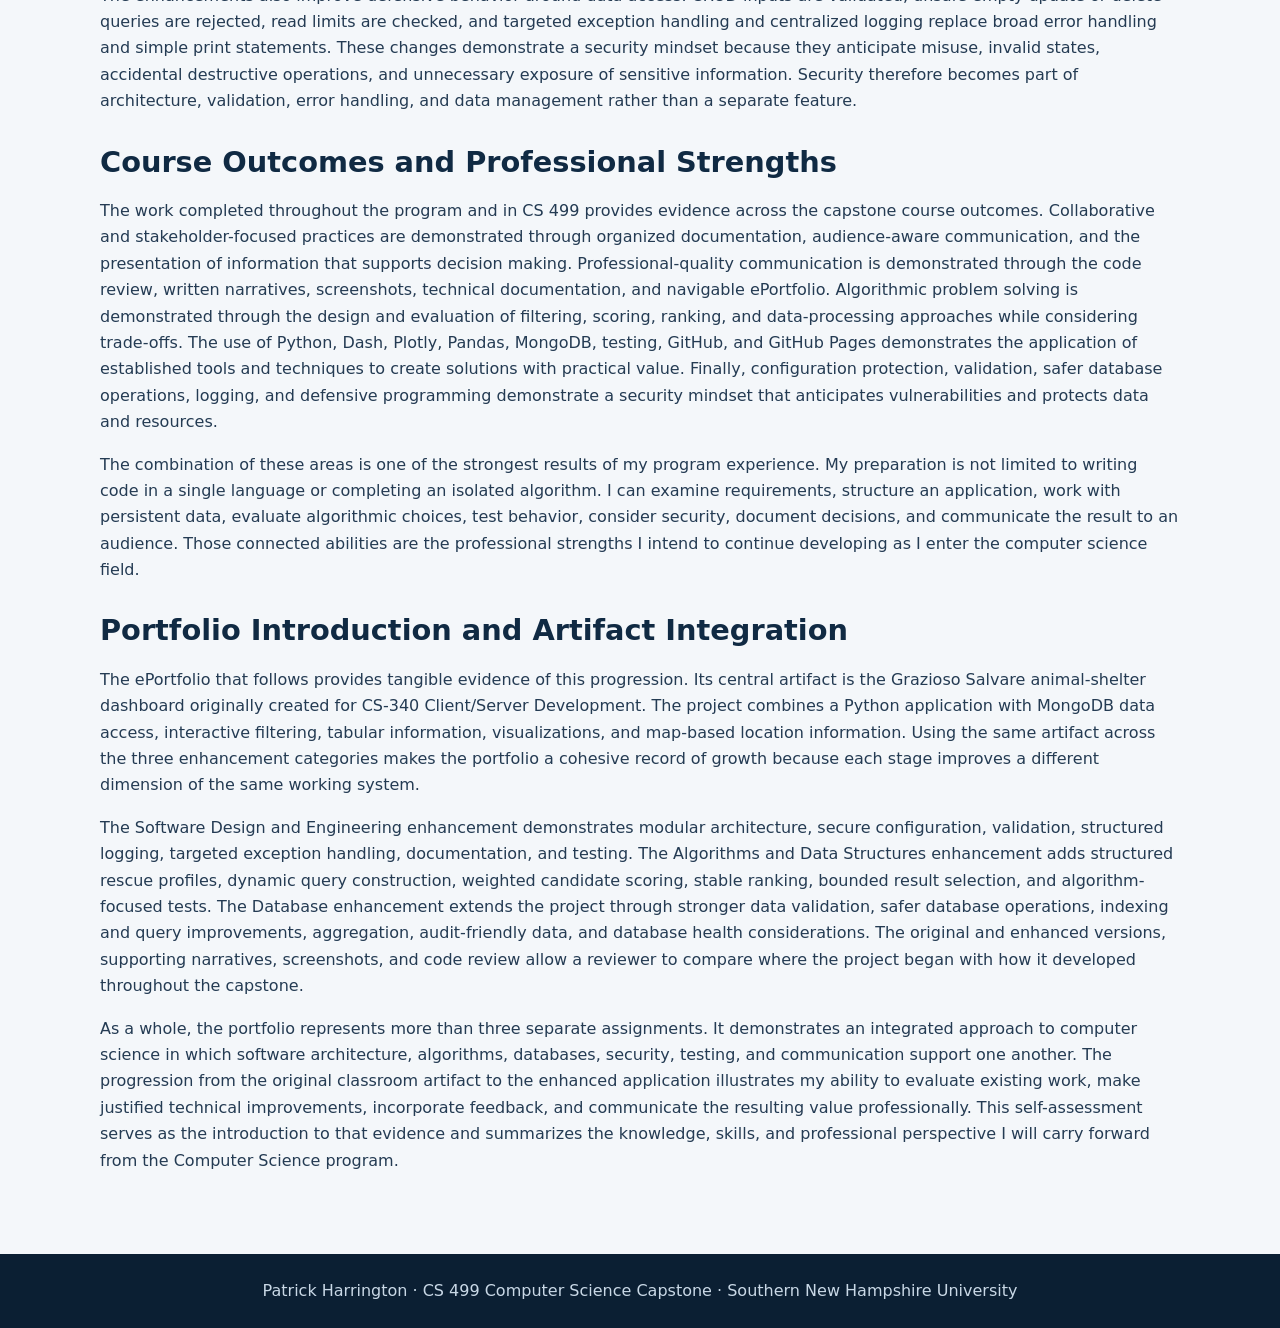
<file: CS499_Final_ePortfolio/self-assessment.html>
<!doctype html><html lang="en"><head>
<meta charset="utf-8"><meta name="viewport" content="width=device-width,initial-scale=1">
<meta name="description" content="Professional self-assessment for Patrick Harrington's CS 499 ePortfolio.">
<title>Professional Self-Assessment | Patrick Harrington</title><link rel="stylesheet" href="styles.css"></head><body>
<a class="skip-link" href="#main">Skip to main content</a>
<header class="site-header"><div class="nav-wrap"><a class="brand" href="index.html">Patrick Harrington · CS ePortfolio</a><nav>
<a href="index.html">Home</a><a href="self-assessment.html" aria-current="page">Self-Assessment</a><a href="software-engineering.html">Software Engineering</a><a href="algorithms-data-structures.html">Algorithms & Data Structures</a><a href="databases.html">Databases</a><a href="code-review.html">Code Review</a></nav></div></header>
<main id="main"><section class="hero"><div class="eyebrow">Professional Introduction</div><h1>Professional Self-Assessment</h1>
<p>This assessment introduces the knowledge, skills, professional values, and integrated computer science experience demonstrated throughout the portfolio.</p>
<div class="actions"><a class="button" href="#assessment">Read Assessment</a><a class="button secondary" href="downloads/Professional_Self_Assessment_Patrick_Harrington.docx">Download Word Version</a></div></section>
<section id="assessment" class="section narrative"><h2>Patrick Harrington
CS 499 Computer Science Capstone</h2><p>Completing the Computer Science program and developing my CS 499 ePortfolio have given me an opportunity to bring together the technical, analytical, communication, and professional skills developed throughout my coursework. The program has strengthened my ability to approach computing problems systematically, evaluate alternative solutions, communicate technical information to different audiences, and consider security and maintainability as essential parts of software development. The capstone has been especially valuable because it requires more than demonstrating that an application works. It requires me to examine earlier work critically, identify areas for improvement, implement meaningful enhancements, document the reasoning behind those decisions, and present the results as a cohesive professional portfolio.</p><p>This process has also helped shape my professional goals and values. I want my work to demonstrate reliability, clarity, continuous improvement, and responsible use of technology. Rather than treating programming as only the production of source code, I now view professional computer science work as a combination of problem solving, design, testing, data management, security, documentation, and communication. Building the ePortfolio has made those connections visible and has provided concrete evidence of skills that I can discuss with employers.</p><h2>Program Growth and Professional Preparation</h2><p>Coursework throughout the program developed complementary skills that support my preparation for the computer science field. Programming coursework strengthened my ability to create functional programs while considering efficiency, readability, secure practices, and professional standards. Discrete Mathematics strengthened the logical foundation behind computing through topics such as sets, logic, relations, functions, trees, counting, and graph theory. These experiences are useful beyond any single application because they reinforce structured reasoning and the ability to represent and solve problems precisely.</p><p>The capstone extends that foundation by requiring me to revisit a previous project and improve it across multiple areas of computer science. This is closer to professional development than simply starting a new classroom project because existing behavior must be understood and preserved while weaknesses are identified and corrected. The process has required planning, versioned publication through GitHub and GitHub Pages, written narratives, visual evidence, and a code review. It has also required me to respond to instructor feedback and improve the way technical work is presented. These activities have strengthened both my technical competence and my ability to present that competence professionally.</p><h2>Collaboration and Communication</h2><p>Effective computer science work depends on collaboration even when an individual is responsible for implementing a particular component. Throughout the program, I have learned that productive collaboration requires clear requirements, shared terminology, organized documentation, and an awareness that people may approach the same problem from different perspectives. A collaborative environment is strongest when technical decisions can be explained in a way that allows teammates and stakeholders to evaluate trade-offs and contribute to decisions.</p><p>CS 499 has reinforced this principle through the requirement to communicate the same technical work in several forms. The code review requires oral and visual communication, the enhancement narratives require professional written communication, and the GitHub Pages portfolio requires information architecture and navigation that make the work understandable to a reviewer. Instructor feedback has also demonstrated the importance of adapting communication to an audience. For example, feedback on the enhancement milestones recommended adding supporting screenshots of code changes so that readers could see evidence of the work instead of relying only on a text description. Incorporating representative code-change images into the portfolio makes the technical improvements easier to verify and strengthens the connection between explanation and implementation.</p><p>This experience supports my ability to communicate with stakeholders because a stakeholder does not always need the same level of detail as a developer. A technical peer may need implementation details, while a manager or end user may need to understand the purpose, reliability, risks, and value of a change. Learning to adjust the depth and format of communication while keeping it technically accurate is an important professional skill.</p><h2>Data Structures and Algorithms</h2><p>My coursework has developed my understanding that algorithms and data structures determine not only whether a solution works, but also how clearly, efficiently, and predictably it works. Mathematical and programming concepts from the program provided a foundation for evaluating logical relationships, organizing data, and considering algorithmic trade-offs. In CS 499, these principles became a central part of the Algorithms and Data Structures enhancement.</p><p>The original rescue-filter workflow in the selected project used static filtering to identify qualifying animal records. The enhanced design introduces structured rescue profiles, dynamic query construction, weighted candidate scoring, stable ordering, and bounded result selection. Candidate records can be evaluated according to relevant criteria rather than treating every qualifying record as equally suitable. The use of a bounded ranking approach also demonstrates attention to complexity and result size. Just as important, the ranking is explainable: the application can associate human-readable reasons with scoring decisions rather than producing an opaque result.</p><p>This work demonstrates growth in designing and evaluating computing solutions using algorithmic principles while considering trade-offs. More sophisticated ranking adds complexity compared with a simple Boolean filter, but it also produces more useful and predictable decision support. Unit tests for query construction, fallback behavior, defensive copies, scoring, ranking order, bounded results, and reset behavior provide additional evidence that the algorithmic design is deliberate and verifiable.</p><h2>Software Engineering and Databases</h2><p>Software engineering coursework taught me that maintainability and quality depend on architecture as much as on individual functions. The CS 499 Software Design and Engineering enhancement applies this principle by moving the Grazioso Salvare dashboard from a largely notebook-centered implementation toward a more modular Python application. Responsibilities are separated into focused areas for configuration, logging, rescue filters, data access, and application behavior. Dependency management, validation, targeted exception handling, documentation, type hints, and automated tests make the application easier to understand and maintain.</p><p>Database work is equally important because applications depend on accurate, secure, and efficiently accessible data. The selected project uses MongoDB through an AnimalShelter data-access class that supplies create, read, update, and delete operations for shelter records. Working with a client/server application has reinforced the importance of keeping user-interface concerns separate from database operations, validating data and queries, handling database failures predictably, and designing access patterns that support application requirements. The database enhancement in the capstone builds on these principles by focusing on stronger validation, safer CRUD operations, indexing and query considerations, aggregation, timestamps, and database health reporting.</p><p>Together, software engineering and database skills demonstrate my ability to work across application layers rather than treating the user interface, business logic, and persistence layer as unrelated pieces. This broader view is important for professional development because changes in one layer can affect reliability, performance, security, and usability elsewhere in the system.</p><h2>Security Mindset</h2><p>Security has become a design consideration rather than an activity that should be postponed until an application is complete. The original project included hardcoded credentials and limited defensive programming, which provided clear opportunities for improvement. In the enhanced application, credentials are removed from source code and configuration is read from environment variables. Required values and port ranges are validated, credential values are safely encoded for the connection URI, and placeholder configuration documentation supports safer setup.</p><p>The enhancements also improve defensive behavior around data access. CRUD inputs are validated, unsafe empty update or delete queries are rejected, read limits are checked, and targeted exception handling and centralized logging replace broad error handling and simple print statements. These changes demonstrate a security mindset because they anticipate misuse, invalid states, accidental destructive operations, and unnecessary exposure of sensitive information. Security therefore becomes part of architecture, validation, error handling, and data management rather than a separate feature.</p><h2>Course Outcomes and Professional Strengths</h2><p>The work completed throughout the program and in CS 499 provides evidence across the capstone course outcomes. Collaborative and stakeholder-focused practices are demonstrated through organized documentation, audience-aware communication, and the presentation of information that supports decision making. Professional-quality communication is demonstrated through the code review, written narratives, screenshots, technical documentation, and navigable ePortfolio. Algorithmic problem solving is demonstrated through the design and evaluation of filtering, scoring, ranking, and data-processing approaches while considering trade-offs. The use of Python, Dash, Plotly, Pandas, MongoDB, testing, GitHub, and GitHub Pages demonstrates the application of established tools and techniques to create solutions with practical value. Finally, configuration protection, validation, safer database operations, logging, and defensive programming demonstrate a security mindset that anticipates vulnerabilities and protects data and resources.</p><p>The combination of these areas is one of the strongest results of my program experience. My preparation is not limited to writing code in a single language or completing an isolated algorithm. I can examine requirements, structure an application, work with persistent data, evaluate algorithmic choices, test behavior, consider security, document decisions, and communicate the result to an audience. Those connected abilities are the professional strengths I intend to continue developing as I enter the computer science field.</p><h2>Portfolio Introduction and Artifact Integration</h2><p>The ePortfolio that follows provides tangible evidence of this progression. Its central artifact is the Grazioso Salvare animal-shelter dashboard originally created for CS-340 Client/Server Development. The project combines a Python application with MongoDB data access, interactive filtering, tabular information, visualizations, and map-based location information. Using the same artifact across the three enhancement categories makes the portfolio a cohesive record of growth because each stage improves a different dimension of the same working system.</p><p>The Software Design and Engineering enhancement demonstrates modular architecture, secure configuration, validation, structured logging, targeted exception handling, documentation, and testing. The Algorithms and Data Structures enhancement adds structured rescue profiles, dynamic query construction, weighted candidate scoring, stable ranking, bounded result selection, and algorithm-focused tests. The Database enhancement extends the project through stronger data validation, safer database operations, indexing and query improvements, aggregation, audit-friendly data, and database health considerations. The original and enhanced versions, supporting narratives, screenshots, and code review allow a reviewer to compare where the project began with how it developed throughout the capstone.</p><p>As a whole, the portfolio represents more than three separate assignments. It demonstrates an integrated approach to computer science in which software architecture, algorithms, databases, security, testing, and communication support one another. The progression from the original classroom artifact to the enhanced application illustrates my ability to evaluate existing work, make justified technical improvements, incorporate feedback, and communicate the resulting value professionally. This self-assessment serves as the introduction to that evidence and summarizes the knowledge, skills, and professional perspective I will carry forward from the Computer Science program.</p></section></main>
<footer class="site-footer">Patrick Harrington · CS 499 Computer Science Capstone · Southern New Hampshire University</footer></body></html>
</file>
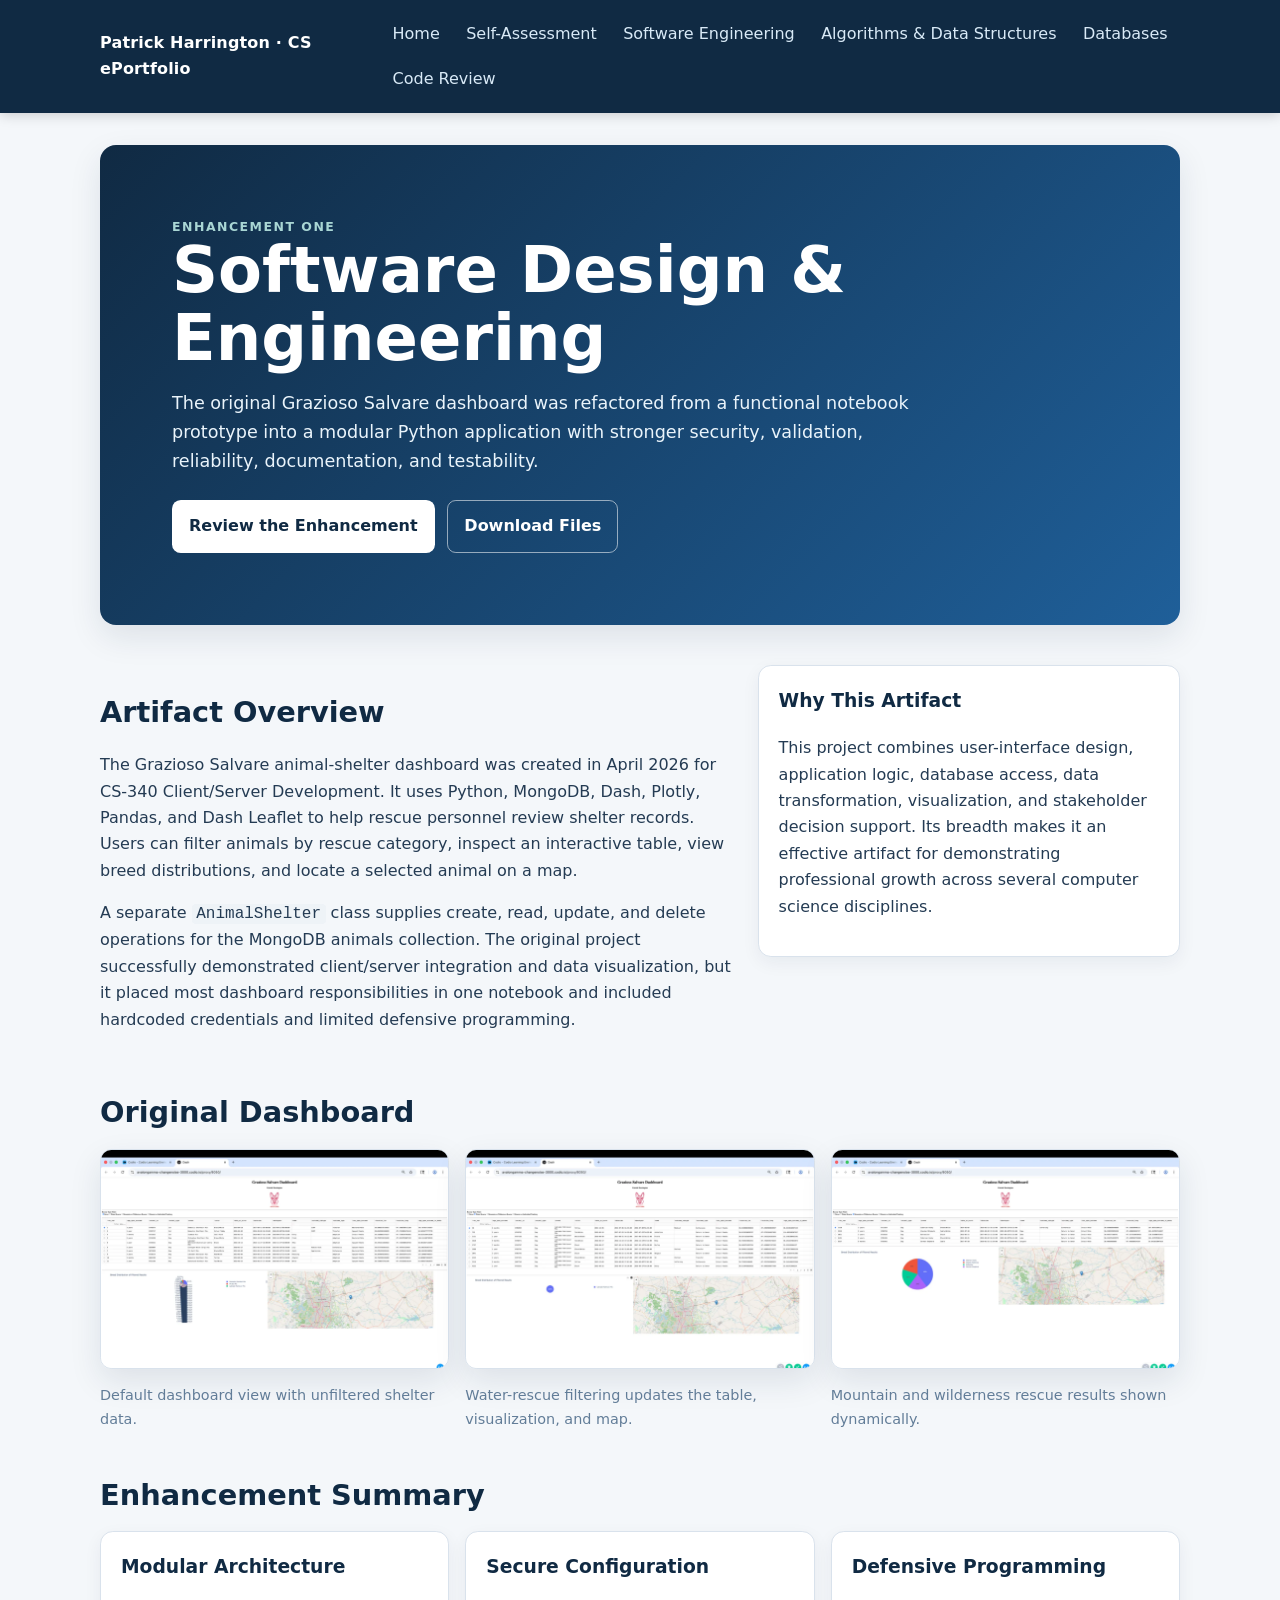
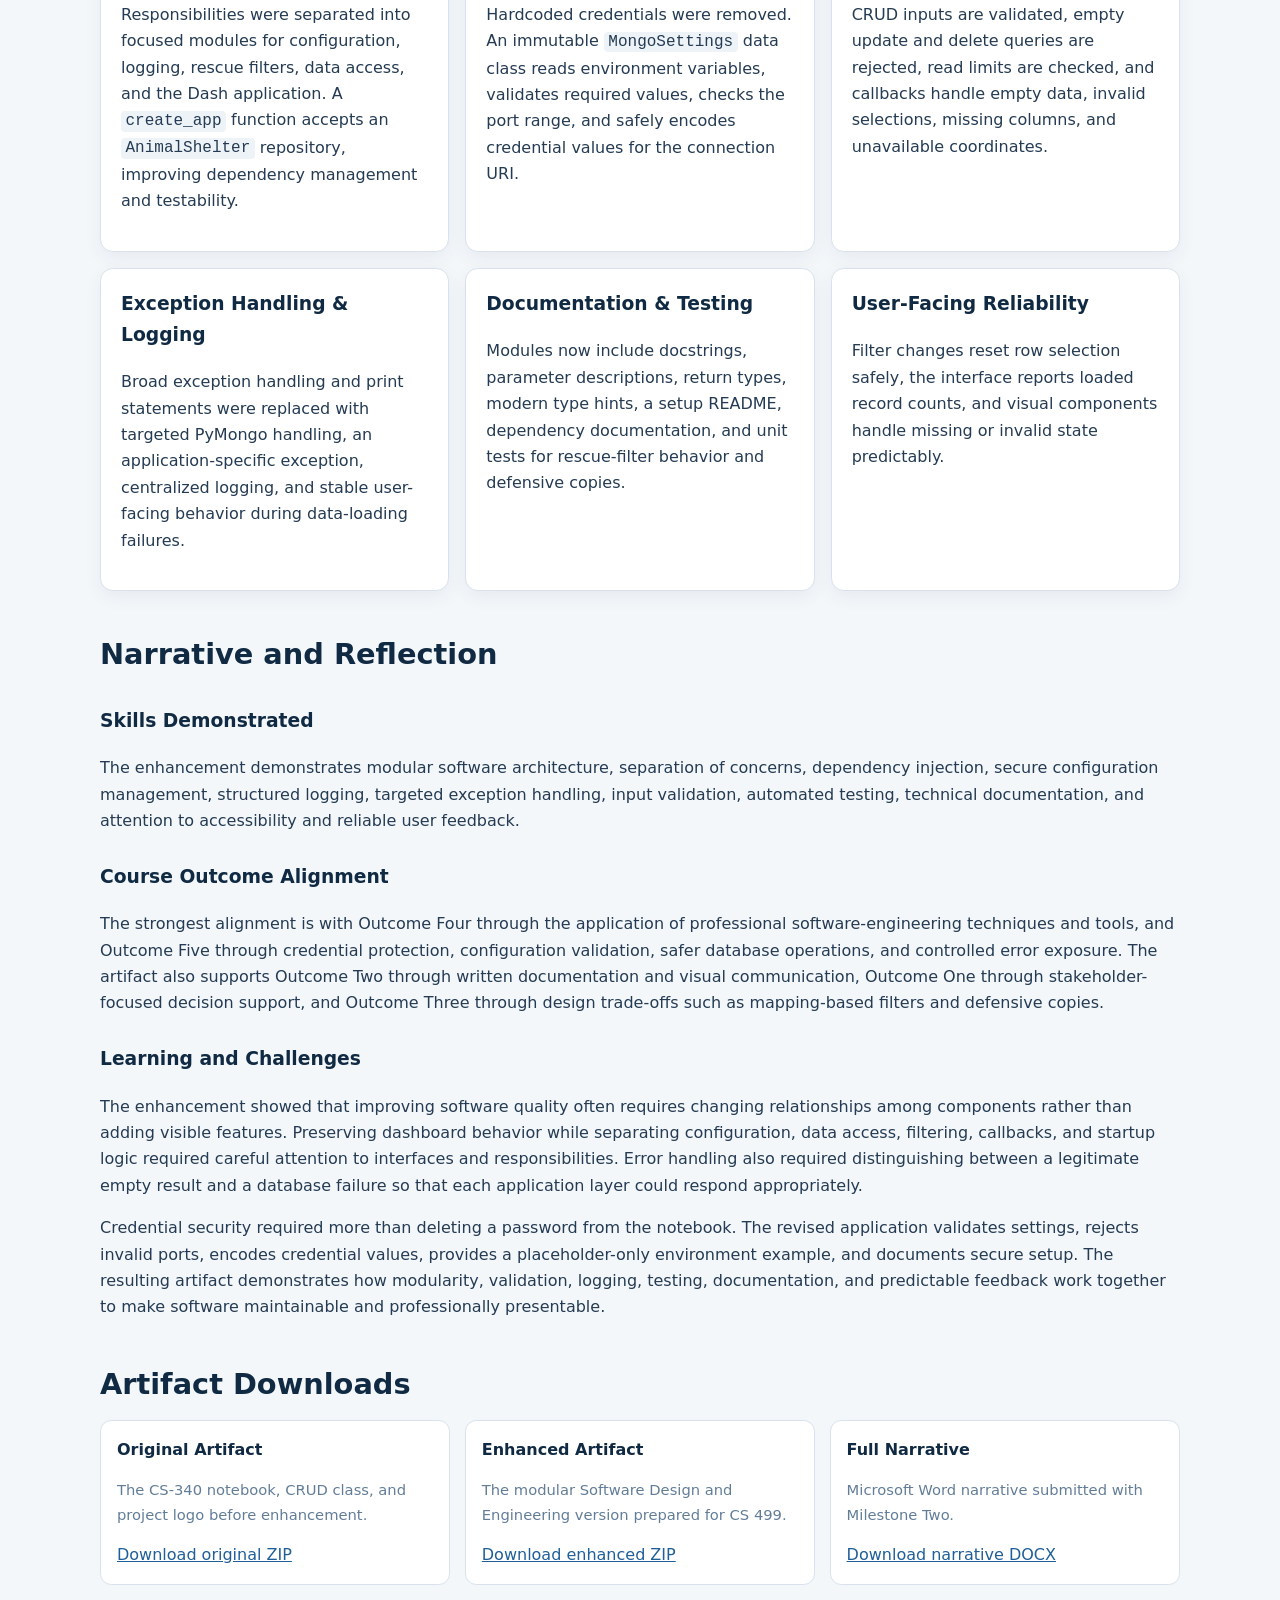
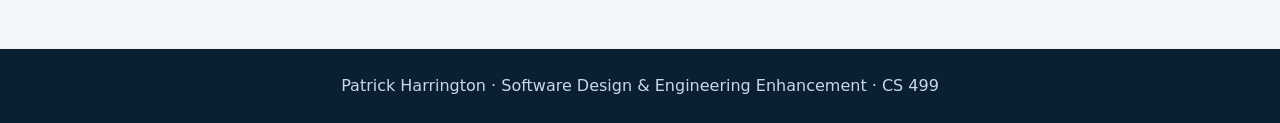
<file: CS499_Final_ePortfolio/software-engineering.html>
<!doctype html>
<html lang="en">
<head>
  <meta charset="utf-8">
  <meta name="viewport" content="width=device-width, initial-scale=1">
  <meta name="description" content="Software Design and Engineering enhancement for the Grazioso Salvare Dashboard.">
  <title>Software Design & Engineering | Patrick Harrington</title>
  <link rel="stylesheet" href="styles.css">
</head>
<body>
<a class="skip-link" href="#main">Skip to main content</a>
<header class="site-header">
  <div class="nav-wrap">
    <a class="brand" href="index.html">Patrick Harrington · CS ePortfolio</a>
    <nav aria-label="Primary navigation">
      <a href="index.html">Home</a>
      <a href="self-assessment.html">Self-Assessment</a>
      <a href="software-engineering.html">Software Engineering</a>
      <a href="algorithms-data-structures.html">Algorithms & Data Structures</a>
      <a href="databases.html">Databases</a>
      <a href="code-review.html">Code Review</a>
    </nav>
  </div>
</header>
<main id="main">
  <section class="hero">
    <div class="eyebrow">Enhancement One</div>
    <h1>Software Design & Engineering</h1>
    <p>The original Grazioso Salvare dashboard was refactored from a functional notebook prototype into a modular Python application with stronger security, validation, reliability, documentation, and testability.</p>
    <div class="actions">
      <a class="button" href="#enhancement">Review the Enhancement</a>
      <a class="button secondary" href="#downloads">Download Files</a>
    </div>
  </section>

  <section class="section two-col" aria-labelledby="artifact-overview">
    <div>
      <h2 id="artifact-overview">Artifact Overview</h2>
      <p>The Grazioso Salvare animal-shelter dashboard was created in April 2026 for CS-340 Client/Server Development. It uses Python, MongoDB, Dash, Plotly, Pandas, and Dash Leaflet to help rescue personnel review shelter records. Users can filter animals by rescue category, inspect an interactive table, view breed distributions, and locate a selected animal on a map.</p>
      <p>A separate <code>AnimalShelter</code> class supplies create, read, update, and delete operations for the MongoDB animals collection. The original project successfully demonstrated client/server integration and data visualization, but it placed most dashboard responsibilities in one notebook and included hardcoded credentials and limited defensive programming.</p>
    </div>
    <aside class="card">
      <h3>Why This Artifact</h3>
      <p>This project combines user-interface design, application logic, database access, data transformation, visualization, and stakeholder decision support. Its breadth makes it an effective artifact for demonstrating professional growth across several computer science disciplines.</p>
    </aside>
  </section>

  <section class="section" aria-labelledby="gallery-heading">
    <h2 id="gallery-heading">Original Dashboard</h2>
    <div class="gallery">
      <figure><img src="assets/images/dashboard-1.webp" alt="Original Grazioso Salvare dashboard showing the full shelter data table, breed chart, and map"><figcaption>Default dashboard view with unfiltered shelter data.</figcaption></figure>
      <figure><img src="assets/images/dashboard-2.webp" alt="Dashboard after applying a water rescue filter"><figcaption>Water-rescue filtering updates the table, visualization, and map.</figcaption></figure>
      <figure><img src="assets/images/dashboard-3.webp" alt="Dashboard after applying a mountain rescue filter"><figcaption>Mountain and wilderness rescue results shown dynamically.</figcaption></figure>
    </div>
  </section>

  <section id="enhancement" class="section" aria-labelledby="enhancement-heading">
    <h2 id="enhancement-heading">Enhancement Summary</h2>
    <div class="grid">
      <article class="card"><h3>Modular Architecture</h3><p>Responsibilities were separated into focused modules for configuration, logging, rescue filters, data access, and the Dash application. A <code>create_app</code> function accepts an <code>AnimalShelter</code> repository, improving dependency management and testability.</p></article>
      <article class="card"><h3>Secure Configuration</h3><p>Hardcoded credentials were removed. An immutable <code>MongoSettings</code> data class reads environment variables, validates required values, checks the port range, and safely encodes credential values for the connection URI.</p></article>
      <article class="card"><h3>Defensive Programming</h3><p>CRUD inputs are validated, empty update and delete queries are rejected, read limits are checked, and callbacks handle empty data, invalid selections, missing columns, and unavailable coordinates.</p></article>
      <article class="card"><h3>Exception Handling & Logging</h3><p>Broad exception handling and print statements were replaced with targeted PyMongo handling, an application-specific exception, centralized logging, and stable user-facing behavior during data-loading failures.</p></article>
      <article class="card"><h3>Documentation & Testing</h3><p>Modules now include docstrings, parameter descriptions, return types, modern type hints, a setup README, dependency documentation, and unit tests for rescue-filter behavior and defensive copies.</p></article>
      <article class="card"><h3>User-Facing Reliability</h3><p>Filter changes reset row selection safely, the interface reports loaded record counts, and visual components handle missing or invalid state predictably.</p></article>
    </div>
  </section>

  <section class="section narrative" aria-labelledby="reflection-heading">
    <h2 id="reflection-heading">Narrative and Reflection</h2>
    <h3>Skills Demonstrated</h3>
    <p>The enhancement demonstrates modular software architecture, separation of concerns, dependency injection, secure configuration management, structured logging, targeted exception handling, input validation, automated testing, technical documentation, and attention to accessibility and reliable user feedback.</p>
    <h3>Course Outcome Alignment</h3>
    <p>The strongest alignment is with Outcome Four through the application of professional software-engineering techniques and tools, and Outcome Five through credential protection, configuration validation, safer database operations, and controlled error exposure. The artifact also supports Outcome Two through written documentation and visual communication, Outcome One through stakeholder-focused decision support, and Outcome Three through design trade-offs such as mapping-based filters and defensive copies.</p>
    <h3>Learning and Challenges</h3>
    <p>The enhancement showed that improving software quality often requires changing relationships among components rather than adding visible features. Preserving dashboard behavior while separating configuration, data access, filtering, callbacks, and startup logic required careful attention to interfaces and responsibilities. Error handling also required distinguishing between a legitimate empty result and a database failure so that each application layer could respond appropriately.</p>
    <p>Credential security required more than deleting a password from the notebook. The revised application validates settings, rejects invalid ports, encodes credential values, provides a placeholder-only environment example, and documents secure setup. The resulting artifact demonstrates how modularity, validation, logging, testing, documentation, and predictable feedback work together to make software maintainable and professionally presentable.</p>
  </section>

  <section id="downloads" class="section" aria-labelledby="downloads-heading">
    <h2 id="downloads-heading">Artifact Downloads</h2>
    <div class="downloads">
      <div class="download"><strong>Original Artifact</strong><p class="small">The CS-340 notebook, CRUD class, and project logo before enhancement.</p><a href="downloads/Grazioso_Salvare_Original_Artifact.zip" download>Download original ZIP</a></div>
      <div class="download"><strong>Enhanced Artifact</strong><p class="small">The modular Software Design and Engineering version prepared for CS 499.</p><a href="downloads/Grazioso_Salvare_Software_Engineering_Enhanced.zip" download>Download enhanced ZIP</a></div>
      <div class="download"><strong>Full Narrative</strong><p class="small">Microsoft Word narrative submitted with Milestone Two.</p><a href="downloads/Software_Engineering_Narrative_Patrick_Harrington.docx" download>Download narrative DOCX</a></div>
    </div>
  </section>
</main>
<footer class="site-footer">Patrick Harrington · Software Design & Engineering Enhancement · CS 499</footer>
</body>
</html>
</file>
<file: styles.css>
:root {
  --navy: #102a43;
  --blue: #1f5f99;
  --teal: #1f7a78;
  --ink: #243b53;
  --muted: #627d98;
  --surface: #ffffff;
  --soft: #f4f7fa;
  --line: #d9e2ec;
  --accent: #d9f2ef;
  --shadow: 0 12px 32px rgba(16, 42, 67, 0.10);
}
* { box-sizing: border-box; }
html { scroll-behavior: smooth; }
body {
  margin: 0;
  font-family: Inter, ui-sans-serif, system-ui, -apple-system, BlinkMacSystemFont, "Segoe UI", sans-serif;
  line-height: 1.65;
  color: var(--ink);
  background: var(--soft);
}
a { color: var(--blue); }
a:focus, button:focus { outline: 3px solid #f6c344; outline-offset: 3px; }
.skip-link { position: absolute; left: -9999px; top: 0; }
.skip-link:focus { left: 1rem; top: 1rem; z-index: 1000; background: #fff; padding: .75rem 1rem; }
.site-header { background: var(--navy); color: #fff; position: sticky; top: 0; z-index: 20; box-shadow: 0 2px 12px rgba(0,0,0,.18); }
.nav-wrap { max-width: 1120px; margin: auto; padding: .85rem 1.25rem; display: flex; align-items: center; justify-content: space-between; gap: 1rem; }
.brand { color: #fff; text-decoration: none; font-weight: 800; letter-spacing: .01em; }
nav { display: flex; flex-wrap: wrap; gap: .25rem; }
nav a { color: #d9eaf7; text-decoration: none; padding: .45rem .7rem; border-radius: .45rem; }
nav a:hover, nav a[aria-current="page"] { background: rgba(255,255,255,.14); color: #fff; }
main { max-width: 1120px; margin: auto; padding: 2rem 1.25rem 4rem; }
.hero { background: linear-gradient(135deg, var(--navy), var(--blue)); color: #fff; border-radius: 1rem; padding: clamp(2rem, 6vw, 4.5rem); box-shadow: var(--shadow); }
.hero h1 { margin: 0 0 .5rem; font-size: clamp(2.2rem, 6vw, 4rem); line-height: 1.05; }
.hero p { max-width: 760px; font-size: 1.1rem; color: #eaf4fb; }
.eyebrow { text-transform: uppercase; letter-spacing: .12em; font-size: .78rem; font-weight: 800; color: #a9d6d4; }
.actions { display: flex; flex-wrap: wrap; gap: .8rem; margin-top: 1.5rem; }
.button { display: inline-block; text-decoration: none; font-weight: 700; padding: .75rem 1rem; border-radius: .55rem; background: #fff; color: var(--navy); border: 1px solid transparent; }
.button.secondary { background: transparent; color: #fff; border-color: rgba(255,255,255,.55); }
.section { margin-top: 2.5rem; }
.section h2 { color: var(--navy); font-size: 1.8rem; margin-bottom: .75rem; }
.grid { display: grid; grid-template-columns: repeat(3, 1fr); gap: 1rem; }
.card { background: var(--surface); border: 1px solid var(--line); border-radius: .8rem; padding: 1.25rem; box-shadow: 0 6px 18px rgba(16,42,67,.06); }
.card h3 { margin-top: 0; color: var(--navy); }
.card.disabled { opacity: .72; }
.callout { background: var(--accent); border-left: 5px solid var(--teal); padding: 1rem 1.15rem; border-radius: .4rem; }
.two-col { display: grid; grid-template-columns: 1.2fr .8fr; gap: 1.5rem; align-items: start; }
.skill-list { display: flex; flex-wrap: wrap; gap: .55rem; padding: 0; list-style: none; }
.skill-list li { background: #e8f1f8; color: var(--navy); border: 1px solid #c6d8e7; border-radius: 999px; padding: .35rem .7rem; font-weight: 650; }
figure { margin: 0; }
.gallery { display: grid; grid-template-columns: repeat(3, 1fr); gap: 1rem; }
.gallery img { width: 100%; height: 220px; object-fit: cover; object-position: top; border-radius: .7rem; border: 1px solid var(--line); box-shadow: var(--shadow); }
figcaption { font-size: .9rem; color: var(--muted); margin-top: .45rem; }
.downloads { display: grid; grid-template-columns: repeat(3, 1fr); gap: .9rem; }
.download { background: #fff; border: 1px solid var(--line); border-radius: .7rem; padding: 1rem; }
.download strong { display: block; color: var(--navy); margin-bottom: .3rem; }
.narrative p { margin: 0 0 1rem; }
.narrative h3 { color: var(--navy); margin-top: 1.7rem; }
.site-footer { background: #0b1f33; color: #c9d8e6; padding: 1.5rem 1.25rem; text-align: center; }
.small { font-size: .92rem; color: var(--muted); }
@media (max-width: 820px) {
  .grid, .gallery, .downloads, .two-col { grid-template-columns: 1fr; }
  .site-header { position: static; }
  .nav-wrap { align-items: flex-start; flex-direction: column; }
  .gallery img { height: auto; }
}


code { font-family: ui-monospace, SFMono-Regular, Menlo, Monaco, Consolas, "Liberation Mono", monospace; background: #eef3f7; padding: .08rem .28rem; border-radius: .25rem; }
.code-gallery { display: grid; grid-template-columns: repeat(2, minmax(0, 1fr)); gap: 1.25rem; }
.code-gallery figure { background: #fff; border: 1px solid var(--line); border-radius: .8rem; padding: .9rem; box-shadow: 0 6px 18px rgba(16,42,67,.06); }
.code-gallery img { display: block; width: 100%; height: auto; border-radius: .55rem; border: 1px solid #263449; }
@media (max-width: 820px) { .code-gallery { grid-template-columns: 1fr; } }
</file>
<file: CS499_Final_ePortfolio/styles.css>
:root {
  --navy: #102a43;
  --blue: #1f5f99;
  --teal: #1f7a78;
  --ink: #243b53;
  --muted: #627d98;
  --surface: #ffffff;
  --soft: #f4f7fa;
  --line: #d9e2ec;
  --accent: #d9f2ef;
  --shadow: 0 12px 32px rgba(16, 42, 67, 0.10);
}
* { box-sizing: border-box; }
html { scroll-behavior: smooth; }
body {
  margin: 0;
  font-family: Inter, ui-sans-serif, system-ui, -apple-system, BlinkMacSystemFont, "Segoe UI", sans-serif;
  line-height: 1.65;
  color: var(--ink);
  background: var(--soft);
}
a { color: var(--blue); }
a:focus, button:focus { outline: 3px solid #f6c344; outline-offset: 3px; }
.skip-link { position: absolute; left: -9999px; top: 0; }
.skip-link:focus { left: 1rem; top: 1rem; z-index: 1000; background: #fff; padding: .75rem 1rem; }
.site-header { background: var(--navy); color: #fff; position: sticky; top: 0; z-index: 20; box-shadow: 0 2px 12px rgba(0,0,0,.18); }
.nav-wrap { max-width: 1120px; margin: auto; padding: .85rem 1.25rem; display: flex; align-items: center; justify-content: space-between; gap: 1rem; }
.brand { color: #fff; text-decoration: none; font-weight: 800; letter-spacing: .01em; }
nav { display: flex; flex-wrap: wrap; gap: .25rem; }
nav a { color: #d9eaf7; text-decoration: none; padding: .45rem .7rem; border-radius: .45rem; }
nav a:hover, nav a[aria-current="page"] { background: rgba(255,255,255,.14); color: #fff; }
main { max-width: 1120px; margin: auto; padding: 2rem 1.25rem 4rem; }
.hero { background: linear-gradient(135deg, var(--navy), var(--blue)); color: #fff; border-radius: 1rem; padding: clamp(2rem, 6vw, 4.5rem); box-shadow: var(--shadow); }
.hero h1 { margin: 0 0 .5rem; font-size: clamp(2.2rem, 6vw, 4rem); line-height: 1.05; }
.hero p { max-width: 760px; font-size: 1.1rem; color: #eaf4fb; }
.eyebrow { text-transform: uppercase; letter-spacing: .12em; font-size: .78rem; font-weight: 800; color: #a9d6d4; }
.actions { display: flex; flex-wrap: wrap; gap: .8rem; margin-top: 1.5rem; }
.button { display: inline-block; text-decoration: none; font-weight: 700; padding: .75rem 1rem; border-radius: .55rem; background: #fff; color: var(--navy); border: 1px solid transparent; }
.button.secondary { background: transparent; color: #fff; border-color: rgba(255,255,255,.55); }
.section { margin-top: 2.5rem; }
.section h2 { color: var(--navy); font-size: 1.8rem; margin-bottom: .75rem; }
.grid { display: grid; grid-template-columns: repeat(3, 1fr); gap: 1rem; }
.card { background: var(--surface); border: 1px solid var(--line); border-radius: .8rem; padding: 1.25rem; box-shadow: 0 6px 18px rgba(16,42,67,.06); }
.card h3 { margin-top: 0; color: var(--navy); }
.card.disabled { opacity: .72; }
.callout { background: var(--accent); border-left: 5px solid var(--teal); padding: 1rem 1.15rem; border-radius: .4rem; }
.two-col { display: grid; grid-template-columns: 1.2fr .8fr; gap: 1.5rem; align-items: start; }
.skill-list { display: flex; flex-wrap: wrap; gap: .55rem; padding: 0; list-style: none; }
.skill-list li { background: #e8f1f8; color: var(--navy); border: 1px solid #c6d8e7; border-radius: 999px; padding: .35rem .7rem; font-weight: 650; }
figure { margin: 0; }
.gallery { display: grid; grid-template-columns: repeat(3, 1fr); gap: 1rem; }
.gallery img { width: 100%; height: 220px; object-fit: cover; object-position: top; border-radius: .7rem; border: 1px solid var(--line); box-shadow: var(--shadow); }
figcaption { font-size: .9rem; color: var(--muted); margin-top: .45rem; }
.downloads { display: grid; grid-template-columns: repeat(3, 1fr); gap: .9rem; }
.download { background: #fff; border: 1px solid var(--line); border-radius: .7rem; padding: 1rem; }
.download strong { display: block; color: var(--navy); margin-bottom: .3rem; }
.narrative p { margin: 0 0 1rem; }
.narrative h3 { color: var(--navy); margin-top: 1.7rem; }
.site-footer { background: #0b1f33; color: #c9d8e6; padding: 1.5rem 1.25rem; text-align: center; }
.small { font-size: .92rem; color: var(--muted); }
@media (max-width: 820px) {
  .grid, .gallery, .downloads, .two-col { grid-template-columns: 1fr; }
  .site-header { position: static; }
  .nav-wrap { align-items: flex-start; flex-direction: column; }
  .gallery img { height: auto; }
}


code { font-family: ui-monospace, SFMono-Regular, Menlo, Monaco, Consolas, "Liberation Mono", monospace; background: #eef3f7; padding: .08rem .28rem; border-radius: .25rem; }
.code-gallery { display: grid; grid-template-columns: repeat(2, minmax(0, 1fr)); gap: 1.25rem; }
.code-gallery figure { background: #fff; border: 1px solid var(--line); border-radius: .8rem; padding: .9rem; box-shadow: 0 6px 18px rgba(16,42,67,.06); }
.code-gallery img { display: block; width: 100%; height: auto; border-radius: .55rem; border: 1px solid #263449; }
@media (max-width: 820px) { .code-gallery { grid-template-columns: 1fr; } }
</file>
